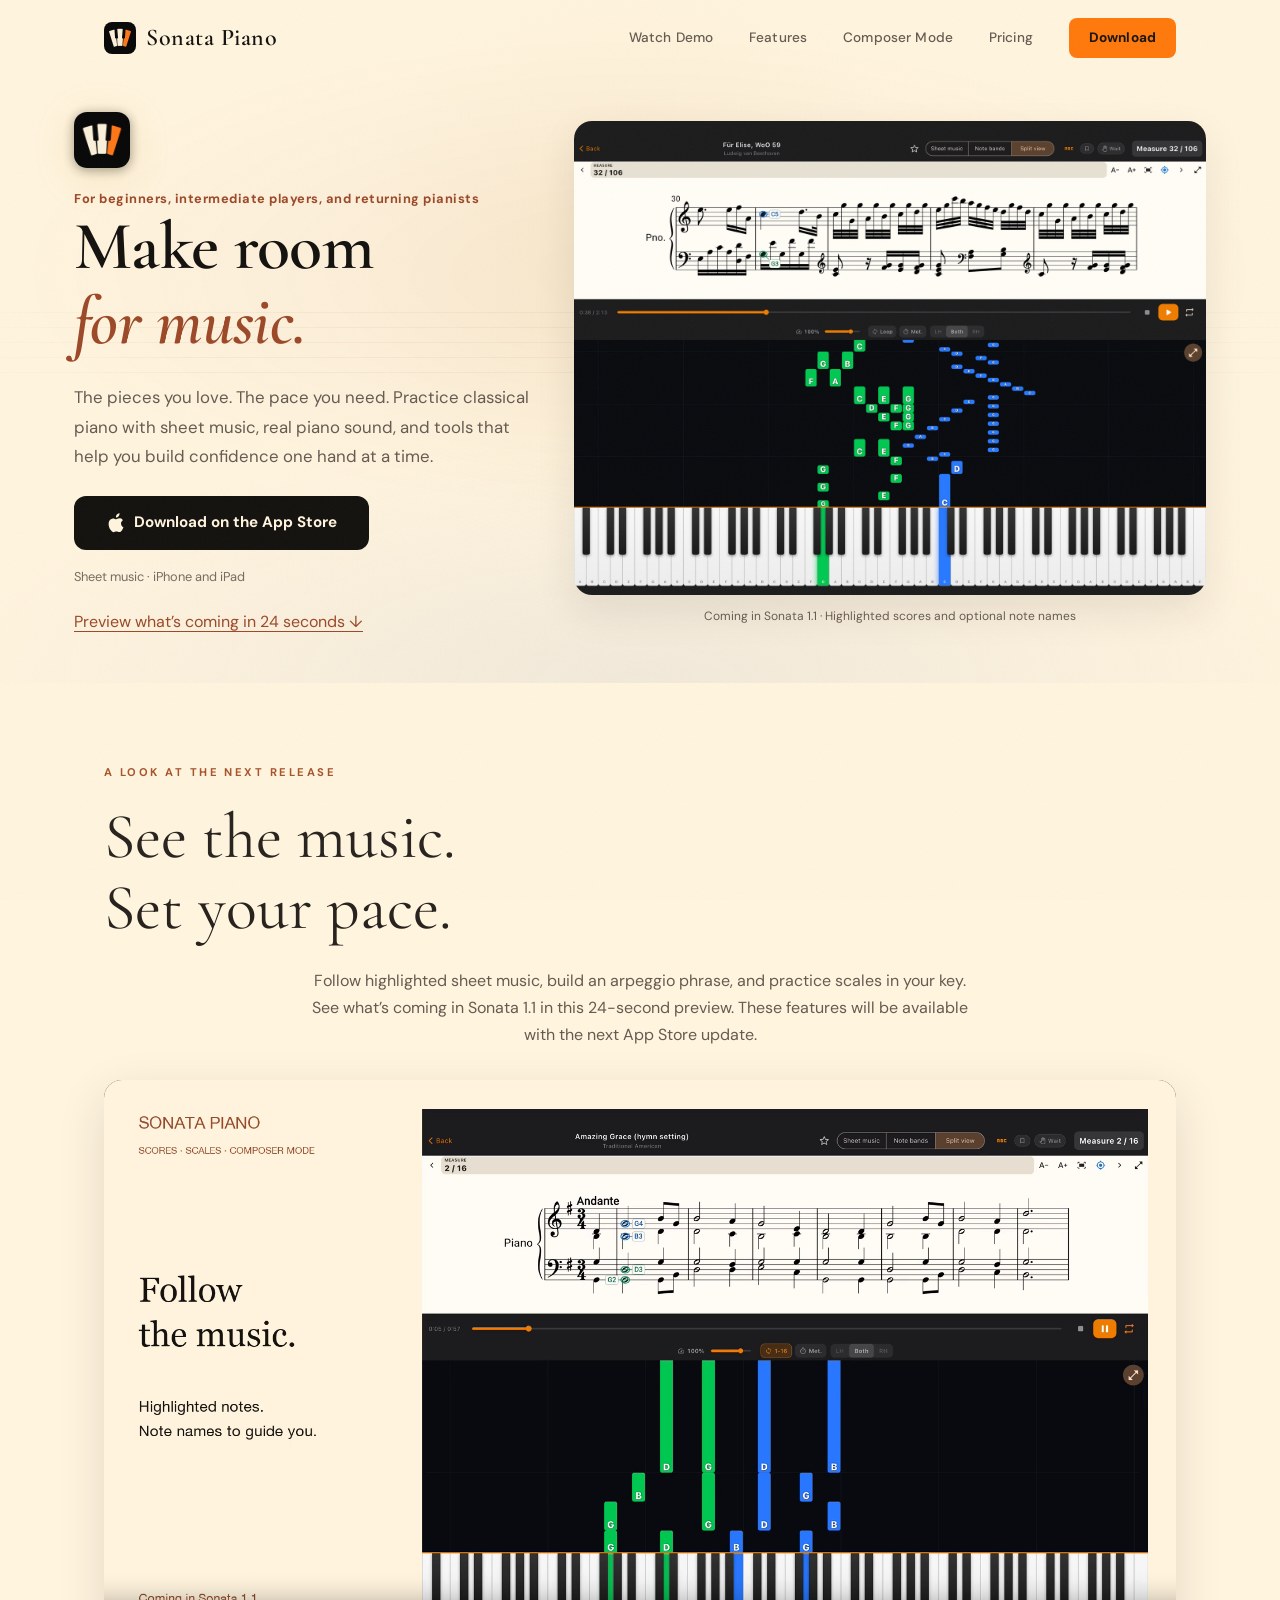
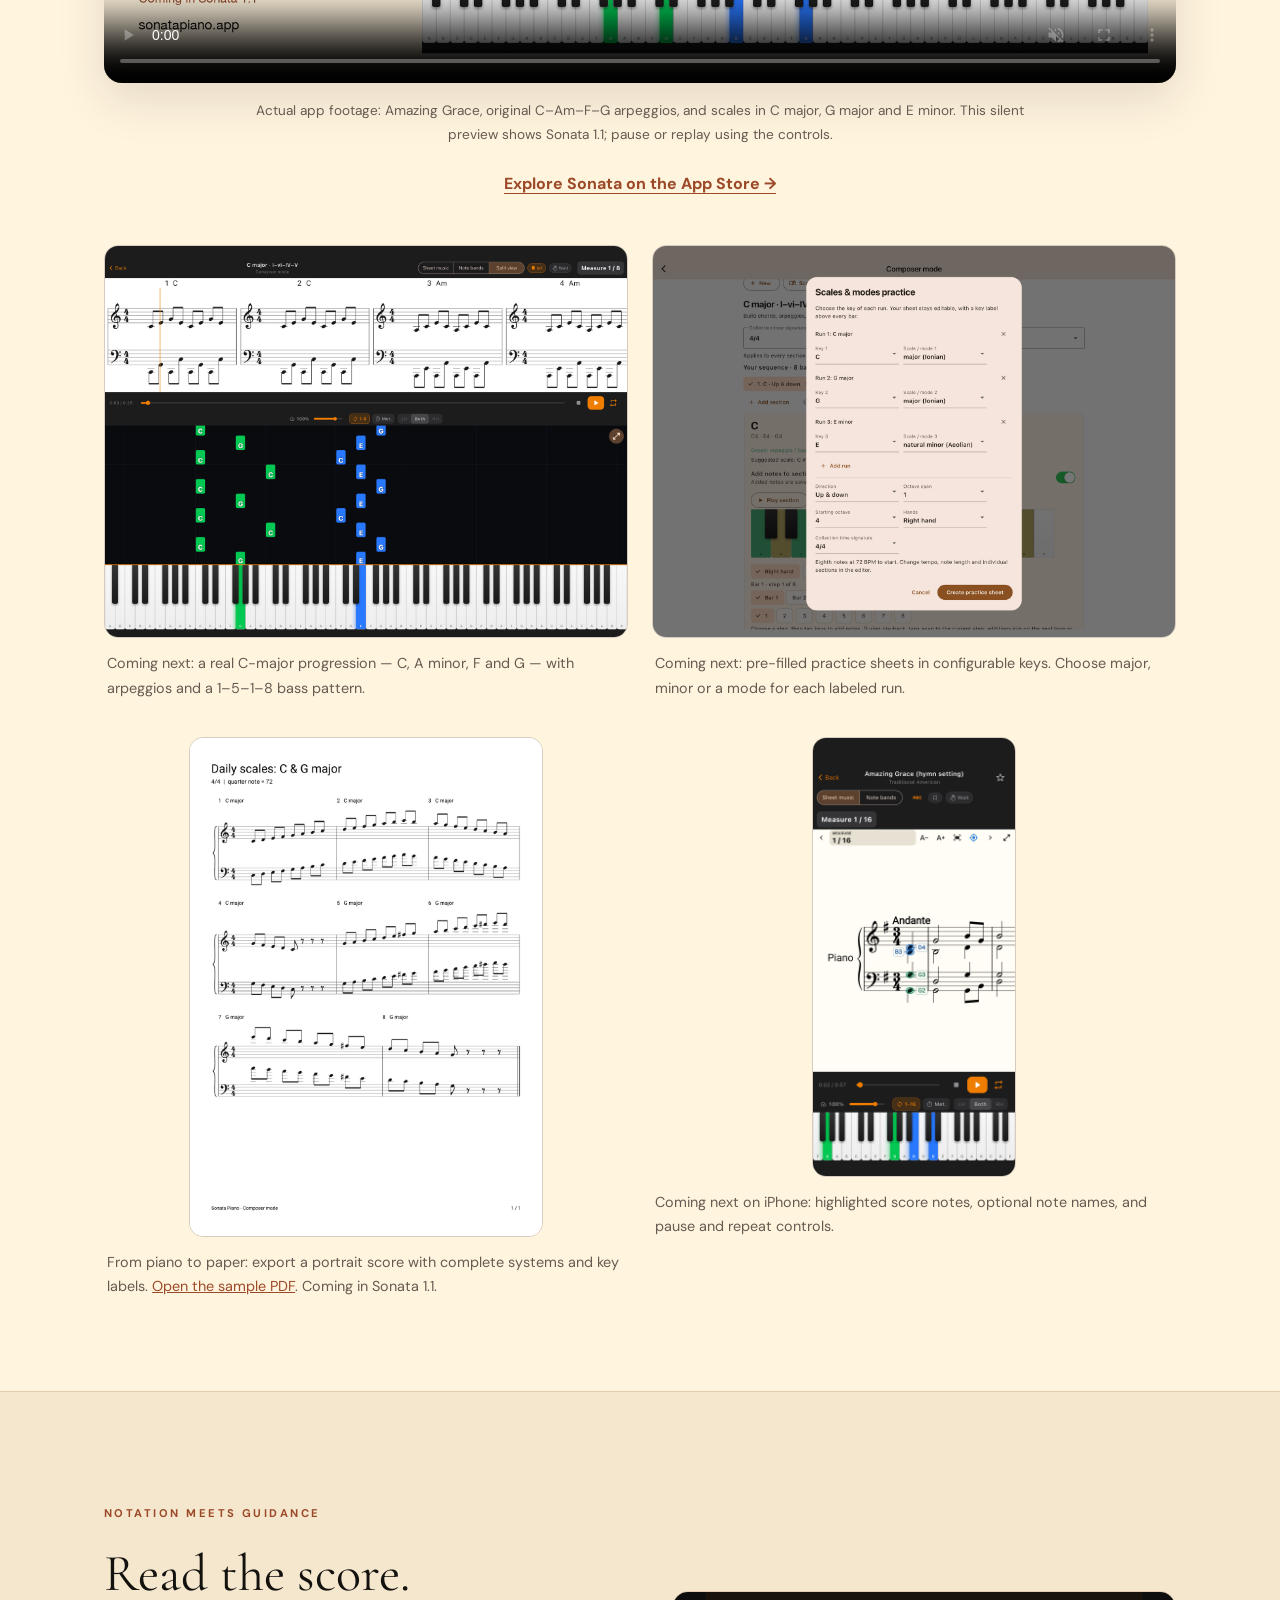
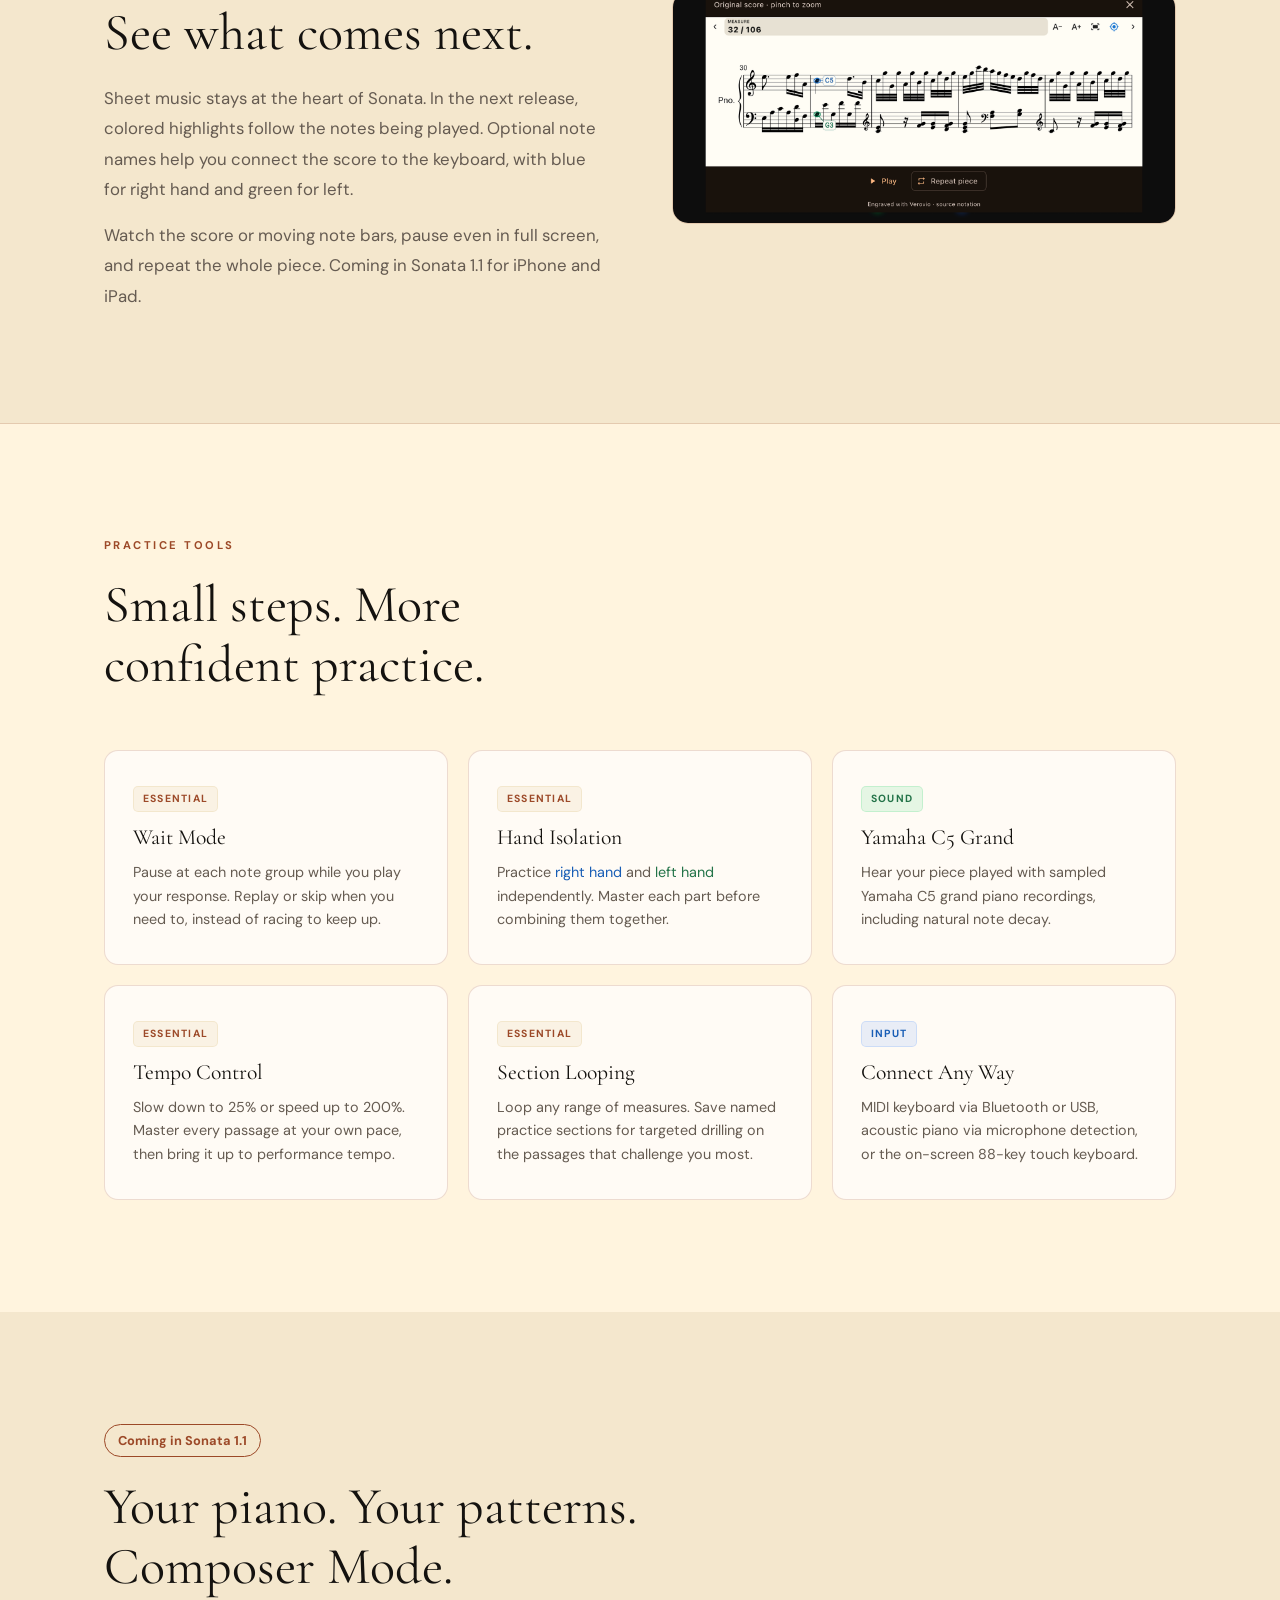
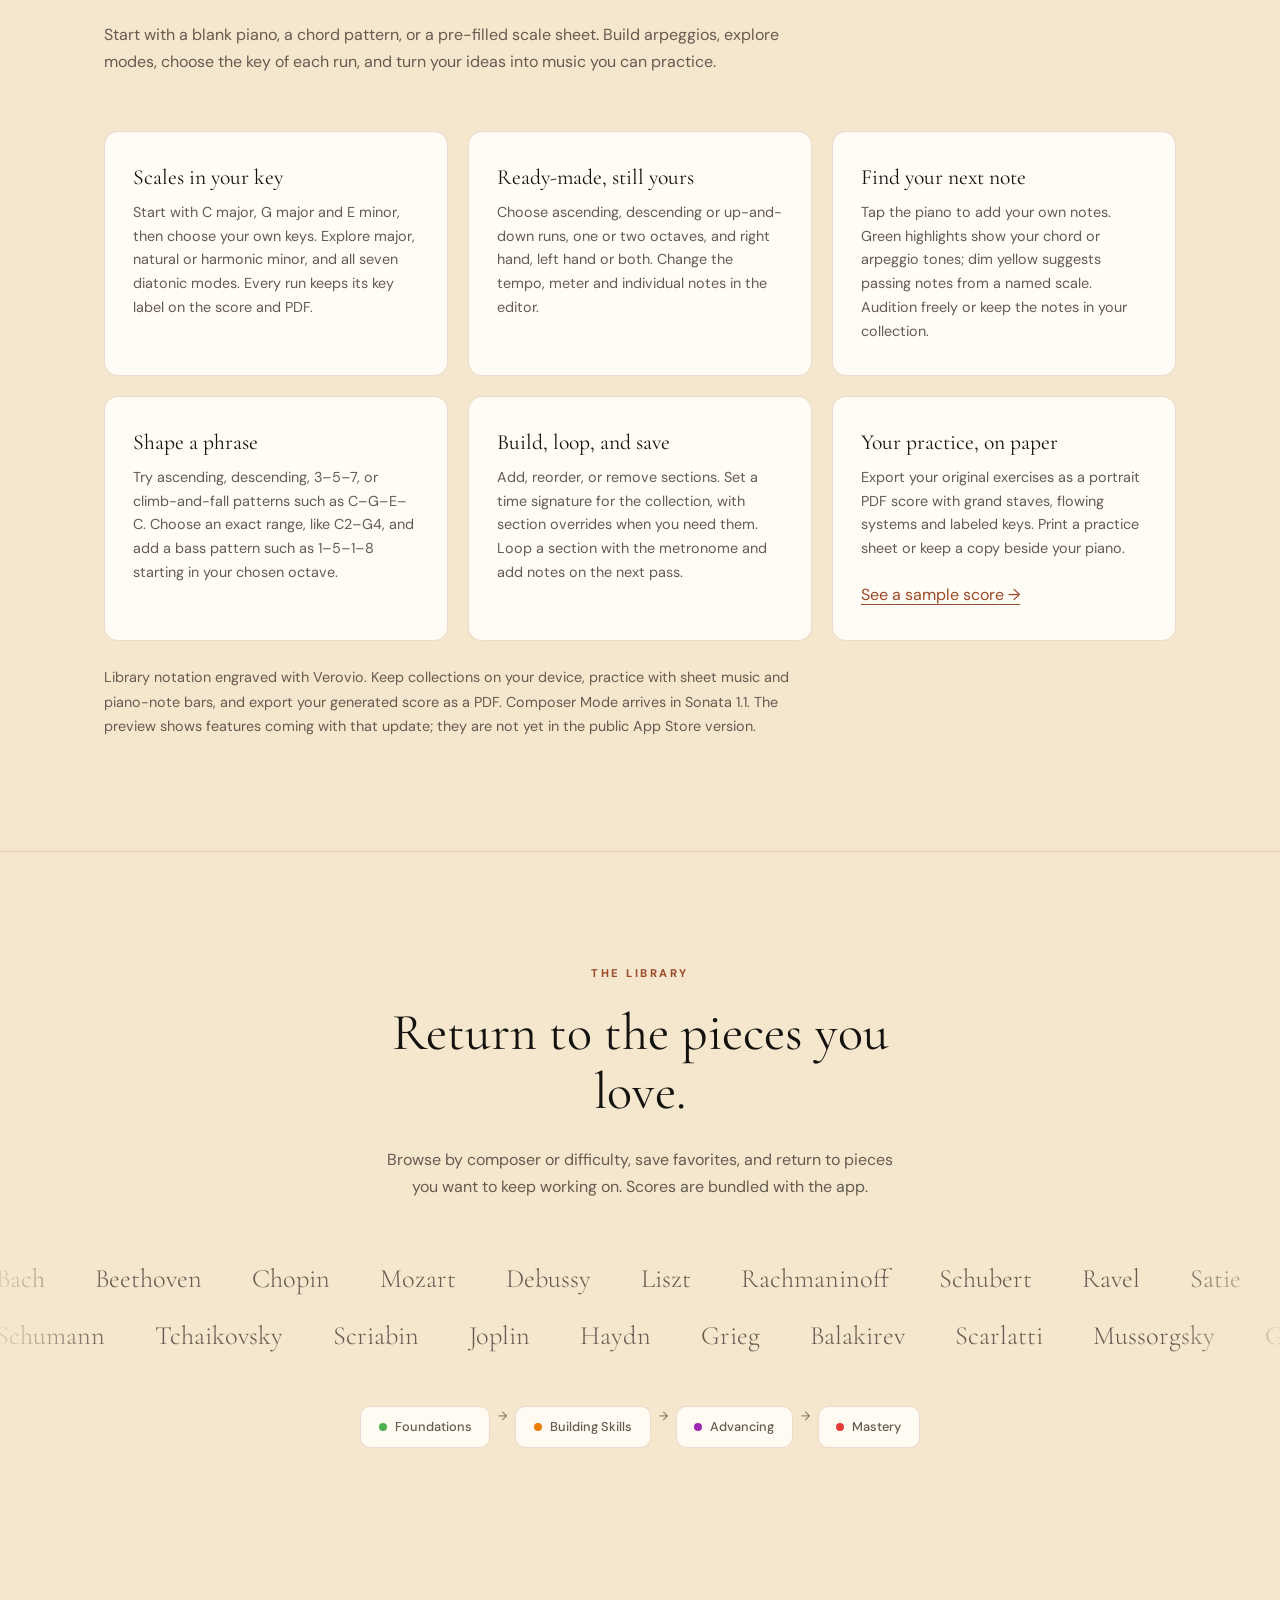
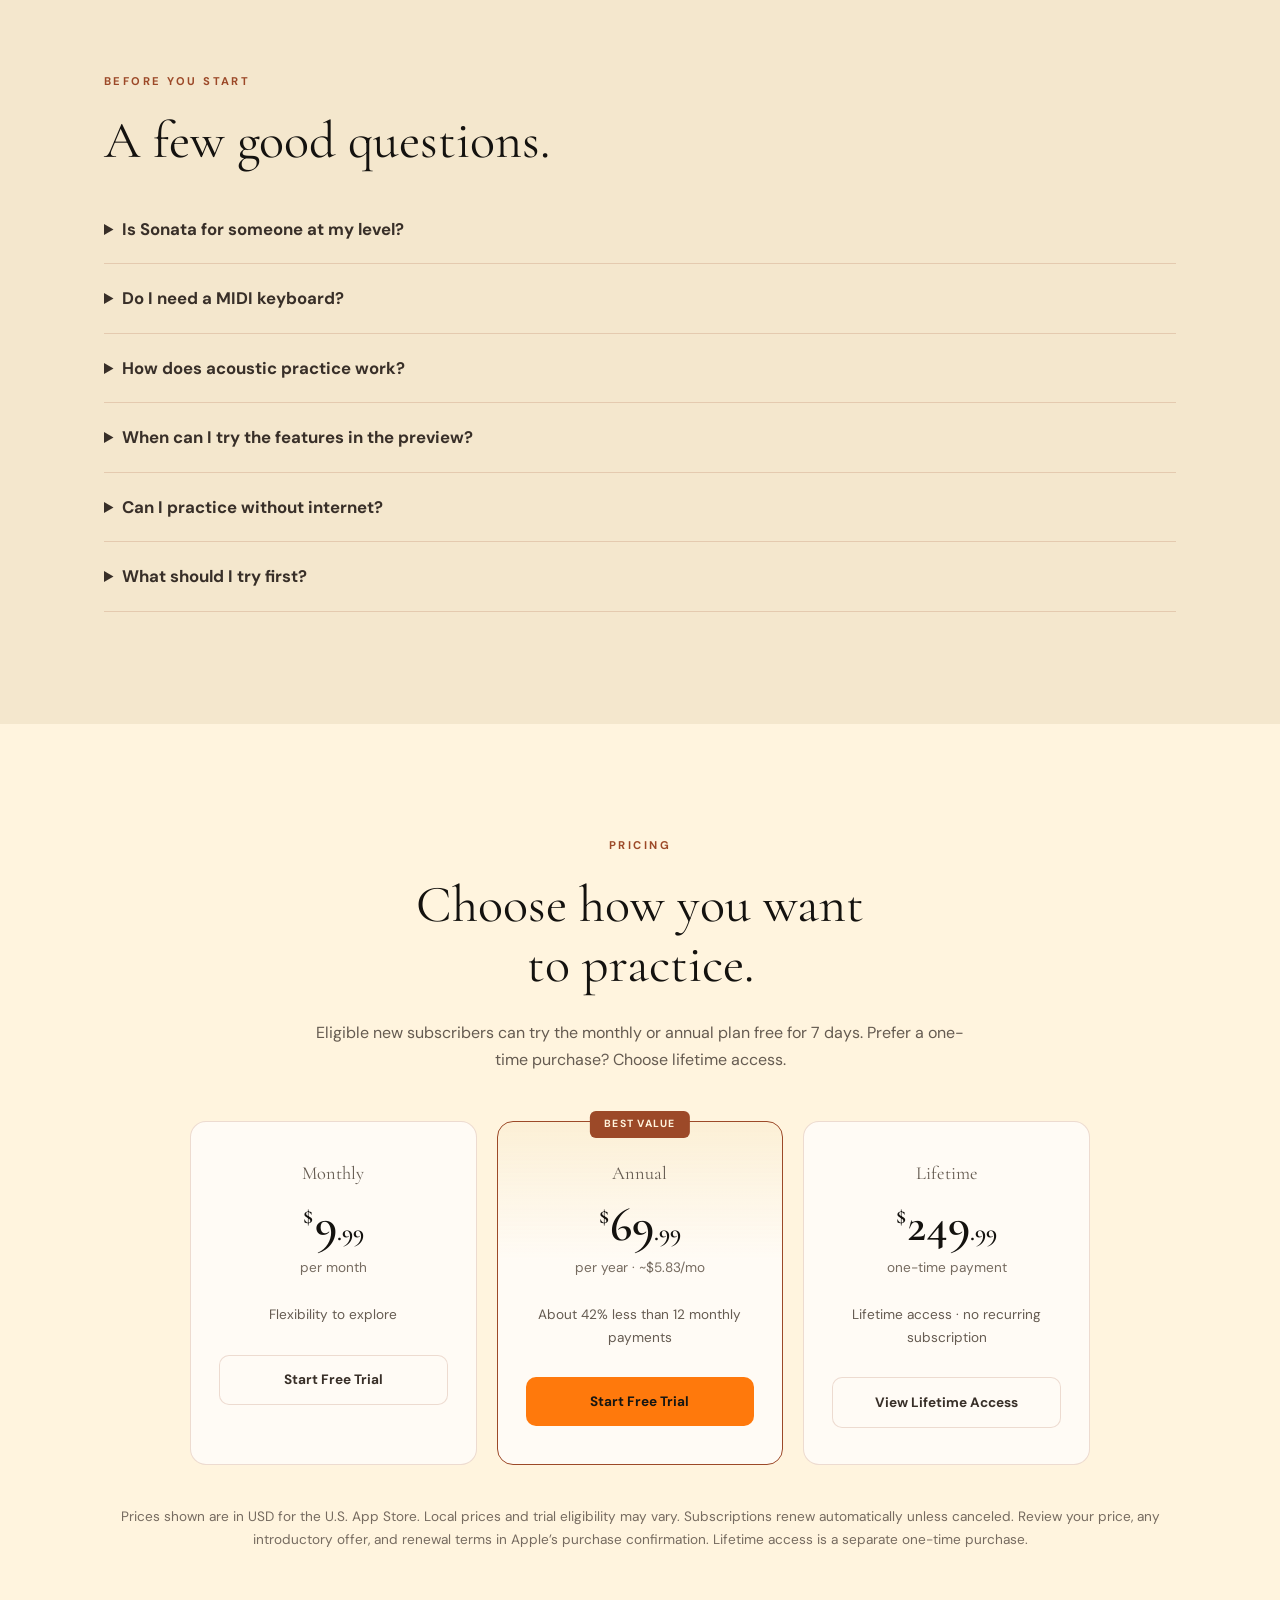
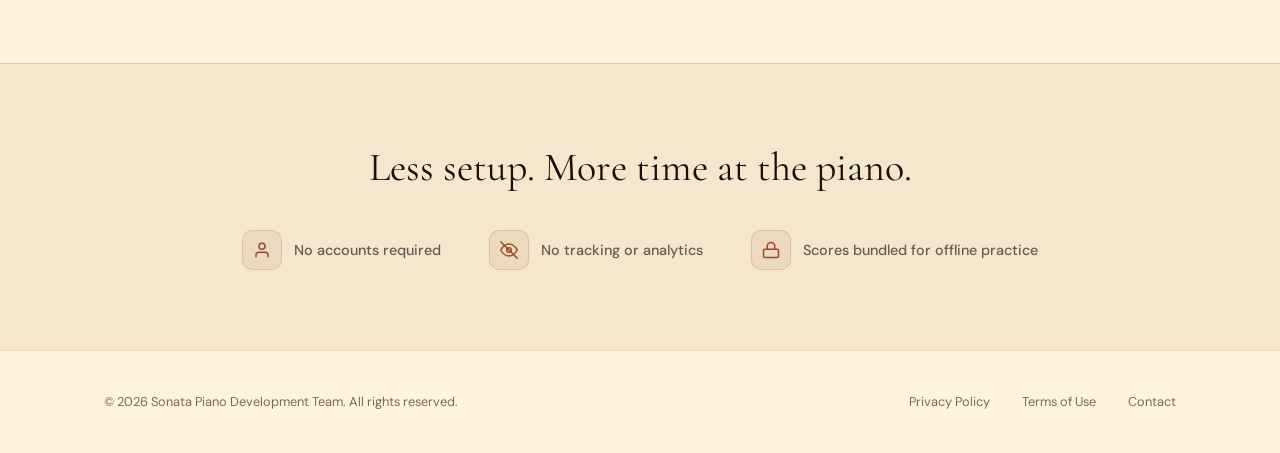
<file: index.html>
<!DOCTYPE html>
<html lang="en">
<head>
    <meta charset="UTF-8">
    <meta name="viewport" content="width=device-width, initial-scale=1.0">
    <title>Sonata Piano — Practice Classical Piano at Your Pace</title>
    <meta name="description" content="Practice piano at your pace with Sonata Piano. Preview upcoming Composer Mode: scales, modes, arpeggios, key-labeled practice sheets and highlighted notes.">
    <meta property="og:title" content="Sonata Piano — Make Room for Music">
    <meta property="og:description" content="See the music. Build your practice. Preview scales, modes, arpeggios and highlighted sheet music in the next Sonata Piano release.">
    <meta property="og:image" content="https://sonatapiano.app/assets/composer-preview/share.jpg">
    <meta property="og:image:alt" content="Coming in Sonata 1.1: highlighted scores, scales and Composer Mode">
    <meta property="og:url" content="https://sonatapiano.app">
    <meta property="og:type" content="website">
    <meta property="og:image:width" content="1200">
    <meta property="og:image:height" content="630">
    <meta name="twitter:card" content="summary_large_image">
    <meta name="twitter:image" content="https://sonatapiano.app/assets/composer-preview/share.jpg">
    <link rel="canonical" href="https://sonatapiano.app/">
    <meta name="apple-itunes-app" content="app-id=6759943429">
    <link rel="icon" type="image/png" sizes="40x40" href="assets/favicon-40.png?v=first-light">
    <link rel="apple-touch-icon" sizes="180x180" href="assets/favicon-180.png?v=first-light">
    <link rel="preconnect" href="https://fonts.googleapis.com">
    <link rel="preconnect" href="https://fonts.gstatic.com" crossorigin>
    <link href="https://fonts.googleapis.com/css2?family=Cormorant+Garamond:ital,wght@0,300;0,400;0,600;1,300;1,400&family=DM+Sans:ital,wght@0,400;0,500;0,700;1,400&display=swap" rel="stylesheet">
    <style>
        /* ========================================
           CSS VARIABLES
           ======================================== */
        :root {
            --bg-deepest: #FFF4DE;
            --bg-dark: #F4E7CD;
            --bg-surface: #FFFAF2;
            --bg-card: #FFFBF5;
            --bg-card-hover: #EFE4D6;
            --gold: #9C4928;
            --gold-dim: rgba(156, 73, 40, 0.35);
            --gold-faint: rgba(156, 73, 40, 0.08);
            --amber: #FF790C;
            --amber-glow: rgba(239, 125, 0, 0.25);
            --blue: #185DB5;
            --green: #237348;
            --text-bright: #14120F;
            --text-primary: #382F28;
            --text-secondary: #655B51;
            --text-muted: #766B60;
            --border: rgba(156, 73, 40, 0.18);
            --font-display: 'Cormorant Garamond', 'Georgia', serif;
            --font-body: 'DM Sans', 'Helvetica Neue', sans-serif;
        }

        /* ========================================
           RESET & BASE
           ======================================== */
        *, *::before, *::after { margin: 0; padding: 0; box-sizing: border-box; }
        html { scroll-behavior: smooth; -webkit-text-size-adjust: 100%; }
        body {
            font-family: var(--font-body);
            font-size: 16px;
            line-height: 1.7;
            color: var(--text-primary);
            background: var(--bg-deepest);
            overflow-x: hidden;
            -webkit-font-smoothing: antialiased;
            -moz-osx-font-smoothing: grayscale;
        }

        /* Grain texture overlay */
        body::after {
            content: '';
            position: fixed;
            inset: 0;
            opacity: 0.028;
            background-image: url("data:image/svg+xml,%3Csvg viewBox='0 0 256 256' xmlns='http://www.w3.org/2000/svg'%3E%3Cfilter id='n'%3E%3CfeTurbulence type='fractalNoise' baseFrequency='0.75' numOctaves='4' stitchTiles='stitch'/%3E%3C/filter%3E%3Crect width='100%25' height='100%25' filter='url(%23n)'/%3E%3C/svg%3E");
            background-repeat: repeat;
            background-size: 180px;
            pointer-events: none;
            z-index: 9999;
        }

        img { display: block; max-width: 100%; height: auto; }
        a { color: inherit; text-decoration: none; }

        /* ========================================
           TYPOGRAPHY
           ======================================== */
        .section-label {
            font-family: var(--font-body);
            font-size: 0.7rem;
            font-weight: 700;
            letter-spacing: 0.22em;
            text-transform: uppercase;
            color: var(--gold);
            display: block;
            margin-bottom: 1.25rem;
        }
        h1, h2, h3 { font-family: var(--font-display); font-weight: 400; }
        h2 {
            font-size: clamp(2rem, 4.5vw, 3.25rem);
            line-height: 1.15;
            color: var(--text-bright);
            margin-bottom: 1.5rem;
        }

        /* ========================================
           LAYOUT
           ======================================== */
        .section-inner {
            max-width: 1120px;
            margin: 0 auto;
            padding: 0 1.5rem;
        }
        section {
            padding: 7rem 0;
            position: relative;
        }

        /* ========================================
           SCROLL REVEAL
           ======================================== */
        .reveal {
            opacity: 1;
            transform: none;
            transition: opacity 0.75s cubic-bezier(0.23, 1, 0.32, 1),
                        transform 0.75s cubic-bezier(0.23, 1, 0.32, 1);
        }
        .reveal.visible {
            opacity: 1;
            transform: translateY(0);
        }
        .reveal-d1 { transition-delay: 0.08s; }
        .reveal-d2 { transition-delay: 0.16s; }
        .reveal-d3 { transition-delay: 0.24s; }
        .reveal-d4 { transition-delay: 0.32s; }
        .reveal-d5 { transition-delay: 0.40s; }

        /* ========================================
           NAVIGATION
           ======================================== */
        .nav {
            position: fixed;
            top: 0;
            left: 0;
            right: 0;
            z-index: 500;
            padding: 1.1rem 0;
            transition: background 0.4s, box-shadow 0.4s;
        }
        .nav.scrolled {
            background: rgba(244, 239, 230, 0.96);
            backdrop-filter: blur(16px);
            -webkit-backdrop-filter: blur(16px);
            box-shadow: 0 1px 0 var(--border);
        }
        .nav-inner {
            max-width: 1120px;
            margin: 0 auto;
            padding: 0 1.5rem;
            display: flex;
            align-items: center;
            justify-content: space-between;
        }
        .nav-logo {
            display: inline-flex;
            align-items: center;
            gap: .65rem;
            font-family: var(--font-display);
            font-size: 1.5rem;
            font-weight: 600;
            color: var(--text-bright);
            letter-spacing: 0.02em;
        }
        .nav-links {
            display: flex;
            align-items: center;
            gap: 2.25rem;
        }
        .nav-links a {
            font-size: 0.85rem;
            font-weight: 500;
            color: var(--text-secondary);
            transition: color 0.25s;
            letter-spacing: 0.01em;
        }
        .nav-links a:hover { color: var(--text-bright); }
        .nav-cta {
            background: var(--amber);
            color: #171612 !important;
            font-weight: 700 !important;
            padding: 0.5rem 1.25rem;
            border-radius: 8px;
            transition: background 0.25s, transform 0.25s !important;
        }
        .nav-cta:hover {
            background: #FF8F1A;
            transform: translateY(-1px);
        }
        .nav-toggle {
            display: none;
            background: none;
            border: none;
            color: var(--text-primary);
            font-size: 1.4rem;
            cursor: pointer;
            padding: 0.25rem;
        }

        /* ========================================
           HERO
           ======================================== */
        .hero {
            min-height: 0;
            display: flex;
            align-items: center;
            justify-content: center;
            text-align: center;
            position: relative;
            overflow: hidden;
            padding: 7rem 0 3rem;
            background: radial-gradient(ellipse 70% 50% at 50% 40%, rgba(156, 73, 40, 0.06) 0%, transparent 70%),
                        radial-gradient(ellipse 90% 60% at 50% 100%, rgba(238, 230, 217, 0.8) 0%, transparent 60%),
                        var(--bg-deepest);
        }
        .hero-glow {
            position: absolute;
            width: 600px;
            height: 600px;
            border-radius: 50%;
            background: radial-gradient(circle, rgba(201, 168, 76, 0.1) 0%, rgba(201, 168, 76, 0.03) 40%, transparent 70%);
            top: 38%;
            left: 50%;
            transform: translate(-50%, -50%);
            animation: breathe 7s ease-in-out infinite;
            pointer-events: none;
        }
        @keyframes breathe {
            0%, 100% { opacity: 0.6; transform: translate(-50%, -50%) scale(1); }
            50% { opacity: 1; transform: translate(-50%, -50%) scale(1.08); }
        }

        /* Decorative staff lines */
        .hero-staff {
            position: absolute;
            left: -5%;
            right: -5%;
            top: 50%;
            transform: translateY(-50%);
            display: flex;
            flex-direction: column;
            gap: 14px;
            pointer-events: none;
        }
        .hero-staff .staff-line {
            height: 1px;
            background: linear-gradient(90deg, transparent 0%, var(--gold) 20%, var(--gold) 80%, transparent 100%);
            opacity: 0;
            animation: staff-appear 1.2s ease-out forwards;
        }
        .hero-staff .staff-line:nth-child(1) { animation-delay: 0.6s; }
        .hero-staff .staff-line:nth-child(2) { animation-delay: 0.45s; }
        .hero-staff .staff-line:nth-child(3) { animation-delay: 0.3s; }
        .hero-staff .staff-line:nth-child(4) { animation-delay: 0.45s; }
        .hero-staff .staff-line:nth-child(5) { animation-delay: 0.6s; }
        @keyframes staff-appear {
            from { transform: scaleX(0); opacity: 0; }
            to { transform: scaleX(1); opacity: 0.055; }
        }

        .hero-content {
            position: relative;
            z-index: 2;
            max-width: 700px;
            padding: 0 1.5rem;
        }
        .hero-icon {
            width: 110px;
            height: 110px;
            margin: 0 auto 2.5rem;
            border-radius: 24px;
            box-shadow: 0 8px 40px rgba(201, 168, 76, 0.2),
                        0 2px 12px rgba(0, 0, 0, 0.4);
            animation: icon-enter 0.9s cubic-bezier(0.23, 1, 0.32, 1) 0.1s both;
        }
        @keyframes icon-enter {
            from { opacity: 0; transform: translateY(20px) scale(0.92); }
            to { opacity: 1; transform: translateY(0) scale(1); }
        }
        .hero h1 {
            font-size: clamp(2.75rem, 6vw, 4.25rem);
            font-weight: 300;
            line-height: 1.1;
            color: var(--text-bright);
            margin-bottom: 1.5rem;
            letter-spacing: -0.01em;
            animation: text-enter 0.9s cubic-bezier(0.23, 1, 0.32, 1) 0.3s both;
        }
        .hero h1 em {
            font-style: italic;
            color: var(--gold);
        }
        @keyframes text-enter {
            from { opacity: 0; transform: translateY(16px); }
            to { opacity: 1; transform: translateY(0); }
        }
        .hero-tagline {
            font-size: 1.05rem;
            color: var(--text-secondary);
            line-height: 1.75;
            margin-bottom: 2.5rem;
            max-width: 540px;
            margin-left: auto;
            margin-right: auto;
            animation: text-enter 0.9s cubic-bezier(0.23, 1, 0.32, 1) 0.5s both;
        }
        .btn-download {
            display: inline-flex;
            align-items: center;
            gap: 0.6rem;
            background: var(--text-bright);
            color: var(--bg-deepest);
            font-weight: 700;
            font-size: 0.95rem;
            padding: 0.9rem 2rem;
            border-radius: 12px;
            transition: transform 0.25s, box-shadow 0.25s;
            animation: text-enter 0.9s cubic-bezier(0.23, 1, 0.32, 1) 0.65s both;
        }
        .btn-download:hover {
            transform: translateY(-2px);
            box-shadow: 0 6px 24px rgba(254, 252, 246, 0.15);
        }
        .btn-download svg { flex-shrink: 0; }
        .hero-trial {
            font-size: 0.8rem;
            color: var(--text-muted);
            margin-top: 1rem;
            animation: text-enter 0.9s cubic-bezier(0.23, 1, 0.32, 1) 0.8s both;
        }
        .hero-scroll {
            position: absolute;
            bottom: 2.5rem;
            left: 50%;
            transform: translateX(-50%);
            opacity: 0.3;
            animation: hint-bounce 2.5s ease-in-out infinite;
        }
        @keyframes hint-bounce {
            0%, 100% { transform: translateX(-50%) translateY(0); }
            50% { transform: translateX(-50%) translateY(7px); }
        }

        /* ========================================
           HOOK (DIFFERENTIATOR)
           ======================================== */
        .hook {
            background: var(--bg-dark);
            border-top: 1px solid var(--border);
            border-bottom: 1px solid var(--border);
        }
        .hook-grid {
            display: grid;
            grid-template-columns: 1fr 1fr;
            gap: 4rem;
            align-items: center;
        }
        .hook h2 { margin-bottom: 1.25rem; }
        .hook-text p {
            color: var(--text-secondary);
            font-size: 1.05rem;
            line-height: 1.8;
            margin-bottom: 1rem;
        }
        .hook-text p:last-child { margin-bottom: 0; }
        .hook-visual {
            position: relative;
            display: flex;
            flex-direction: column;
            gap: 1.5rem;
        }
        .notation-display {
            background: var(--bg-surface);
            border: 1px solid var(--border);
            border-radius: 16px;
            padding: 2rem 2.25rem;
            position: relative;
            overflow: hidden;
        }
        .notation-display .badge {
            position: absolute;
            top: 1rem;
            right: 1rem;
            font-size: 0.65rem;
            font-weight: 700;
            letter-spacing: 0.15em;
            text-transform: uppercase;
            padding: 0.3rem 0.7rem;
            border-radius: 6px;
        }
        .notation-sonata {
            border-color: rgba(201, 168, 76, 0.25);
        }
        .notation-sonata .badge {
            background: var(--gold-faint);
            color: var(--gold);
            border: 1px solid rgba(201, 168, 76, 0.2);
        }
        .notation-others .badge {
            background: rgba(255, 255, 255, 0.04);
            color: var(--text-muted);
            border: 1px solid rgba(255, 255, 255, 0.06);
        }
        .notation-svg { color: var(--text-primary); width: 100%; }
        .notation-sonata .notation-svg { color: var(--gold); opacity: 0.8; }

        /* Falling blocks representation */
        .falling-blocks {
            display: flex;
            gap: 6px;
            justify-content: center;
            align-items: flex-end;
            height: 80px;
            opacity: 0.35;
        }
        .falling-block {
            width: 22px;
            border-radius: 3px;
        }
        .fb-1 { height: 45px; background: #FF6B6B; }
        .fb-2 { height: 30px; background: #4ECDC4; }
        .fb-3 { height: 55px; background: #45B7D1; }
        .fb-4 { height: 20px; background: #96CEB4; }
        .fb-5 { height: 40px; background: #FFEAA7; }
        .fb-6 { height: 35px; background: #DDA0DD; }
        .fb-7 { height: 50px; background: #FF6B6B; }
        .fb-8 { height: 25px; background: #4ECDC4; }
        .falling-blocks-label {
            text-align: center;
            font-size: 0.8rem;
            color: var(--text-muted);
            margin-top: 0.75rem;
            font-style: italic;
        }

        /* ========================================
           FEATURES
           ======================================== */
        .features { background: var(--bg-deepest); }
        .features h2 { max-width: 500px; }
        .features-grid {
            display: grid;
            grid-template-columns: repeat(3, 1fr);
            gap: 1.25rem;
            margin-top: 3.5rem;
        }
        .feature-card {
            background: var(--bg-card);
            border: 1px solid var(--border);
            border-radius: 14px;
            padding: 2rem 1.75rem;
            transition: background 0.3s, border-color 0.3s, transform 0.3s;
            position: relative;
        }
        .feature-card::before {
            content: '';
            position: absolute;
            top: 0;
            left: 1.75rem;
            right: 1.75rem;
            height: 2px;
            background: linear-gradient(90deg, var(--gold), transparent);
            border-radius: 0 0 2px 2px;
            opacity: 0;
            transition: opacity 0.3s;
        }
        .feature-card:hover {
            background: var(--bg-card-hover);
            border-color: rgba(201, 168, 76, 0.2);
            transform: translateY(-3px);
        }
        .feature-card:hover::before { opacity: 1; }
        .feature-card h3 {
            font-size: 1.35rem;
            font-weight: 400;
            color: var(--text-bright);
            margin-bottom: 0.6rem;
            line-height: 1.25;
        }
        .feature-card p {
            font-size: 0.9rem;
            color: var(--text-secondary);
            line-height: 1.65;
        }
        .feature-tag {
            display: inline-block;
            font-size: 0.65rem;
            font-weight: 700;
            letter-spacing: 0.12em;
            text-transform: uppercase;
            padding: 0.2rem 0.55rem;
            border-radius: 5px;
            margin-bottom: 0.75rem;
        }
        .tag-essential {
            background: rgba(201, 168, 76, 0.1);
            color: var(--gold);
            border: 1px solid rgba(201, 168, 76, 0.15);
        }
        .tag-input {
            background: rgba(41, 121, 255, 0.1);
            color: var(--blue);
            border: 1px solid rgba(41, 121, 255, 0.15);
        }
        .tag-sound {
            background: rgba(0, 200, 83, 0.1);
            color: var(--green);
            border: 1px solid rgba(0, 200, 83, 0.15);
        }

        /* ========================================
           LIBRARY
           ======================================== */
        .library {
            background: var(--bg-dark);
            border-top: 1px solid var(--border);
            overflow: hidden;
        }
        .library .section-inner { text-align: center; }
        .library h2 { max-width: 600px; margin-left: auto; margin-right: auto; }

        /* Composer marquee */
        .marquee-wrapper {
            margin: 3.5rem -1.5rem 3rem;
            display: flex;
            flex-direction: column;
            gap: 0.75rem;
            mask-image: linear-gradient(90deg, transparent, black 10%, black 90%, transparent);
            -webkit-mask-image: linear-gradient(90deg, transparent, black 10%, black 90%, transparent);
        }
        .marquee-track {
            display: flex;
            overflow: hidden;
        }
        .marquee-content {
            display: flex;
            align-items: center;
            gap: 0;
            flex-shrink: 0;
            white-space: nowrap;
        }
        .marquee-content span {
            font-family: var(--font-display);
            font-size: 1.65rem;
            font-weight: 300;
            color: var(--text-secondary);
            padding: 0 1.25rem;
        }
        .marquee-content .dot {
            font-size: 0.5rem;
            color: var(--gold-dim);
            padding: 0 0.25rem;
        }
        .marquee-left .marquee-content { animation: scroll-left 50s linear infinite; }
        .marquee-right .marquee-content { animation: scroll-right 55s linear infinite; }
        @keyframes scroll-left {
            from { transform: translateX(0); }
            to { transform: translateX(-50%); }
        }
        @keyframes scroll-right {
            from { transform: translateX(-50%); }
            to { transform: translateX(0); }
        }

        /* Difficulty tiers */
        .difficulty-track {
            display: flex;
            justify-content: center;
            gap: 0.5rem;
            flex-wrap: wrap;
        }
        .diff-tier {
            display: flex;
            align-items: center;
            gap: 0.5rem;
            padding: 0.55rem 1.1rem;
            background: var(--bg-surface);
            border: 1px solid var(--border);
            border-radius: 10px;
            font-size: 0.8rem;
            font-weight: 500;
            color: var(--text-secondary);
        }
        .diff-dot {
            width: 8px;
            height: 8px;
            border-radius: 50%;
        }
        .diff-beginner { background: #4CAF50; }
        .diff-intermediate { background: #EF7D00; }
        .diff-advanced { background: #9C27B0; }
        .diff-expert { background: #E53935; }
        .diff-arrow {
            color: var(--text-muted);
            font-size: 0.75rem;
        }

        /* ========================================
           PRICING
           ======================================== */
        .pricing { background: var(--bg-deepest); }
        .pricing .section-inner { text-align: center; }
        .pricing h2 { max-width: 500px; margin-left: auto; margin-right: auto; }
        .pricing-grid {
            display: grid;
            grid-template-columns: repeat(3, 1fr);
            gap: 1.25rem;
            margin-top: 3rem;
            max-width: 900px;
            margin-left: auto;
            margin-right: auto;
        }
        .pricing-card {
            background: var(--bg-card);
            border: 1px solid var(--border);
            border-radius: 16px;
            padding: 2.25rem 1.75rem;
            text-align: center;
            transition: transform 0.3s, border-color 0.3s;
            position: relative;
        }
        .pricing-card:hover {
            transform: translateY(-3px);
        }
        .pricing-card.featured {
            border-color: var(--gold);
            background: linear-gradient(180deg, rgba(201, 168, 76, 0.06) 0%, var(--bg-card) 40%);
        }
        .pricing-badge {
            position: absolute;
            top: -0.7rem;
            left: 50%;
            transform: translateX(-50%);
            background: var(--gold);
            color: var(--bg-deepest);
            font-size: 0.65rem;
            font-weight: 700;
            letter-spacing: 0.12em;
            text-transform: uppercase;
            padding: 0.3rem 0.9rem;
            border-radius: 6px;
            white-space: nowrap;
        }
        .pricing-plan {
            font-family: var(--font-display);
            font-size: 1.15rem;
            color: var(--text-secondary);
            margin-bottom: 0.75rem;
        }
        .pricing-amount {
            font-family: var(--font-display);
            font-size: 3rem;
            font-weight: 600;
            color: var(--text-bright);
            line-height: 1;
        }
        .pricing-amount .currency {
            font-size: 1.5rem;
            vertical-align: super;
            margin-right: 0.1rem;
        }
        .pricing-period {
            font-size: 0.85rem;
            color: var(--text-muted);
            margin-top: 0.4rem;
            margin-bottom: 1.5rem;
        }
        .pricing-detail {
            font-size: 0.85rem;
            color: var(--text-secondary);
            margin-bottom: 1.75rem;
            min-height: 1.5rem;
        }
        .pricing-btn {
            display: block;
            width: 100%;
            padding: 0.8rem;
            border-radius: 10px;
            font-family: var(--font-body);
            font-size: 0.85rem;
            font-weight: 700;
            border: none;
            cursor: pointer;
            transition: transform 0.25s, box-shadow 0.25s;
            text-align: center;
        }
        .pricing-btn:hover {
            transform: translateY(-1px);
        }
        .pricing-btn-primary {
            background: var(--amber);
            color: #171612;
        }
        .pricing-btn-primary:hover {
            box-shadow: 0 4px 18px var(--amber-glow);
        }
        .pricing-btn-secondary {
            background: rgba(255, 255, 255, 0.06);
            color: var(--text-primary);
            border: 1px solid var(--border);
        }
        .pricing-btn-secondary:hover {
            background: rgba(255, 255, 255, 0.1);
        }
        .pricing-note {
            margin-top: 2.5rem;
            font-size: 0.85rem;
            color: var(--text-muted);
        }

        /* ========================================
           TRUST
           ======================================== */
        .trust {
            background: var(--bg-dark);
            border-top: 1px solid var(--border);
            padding: 5rem 0;
        }
        .trust .section-inner { text-align: center; }
        .trust h2 {
            font-size: clamp(1.75rem, 3.5vw, 2.5rem);
            margin-bottom: 2.5rem;
        }
        .trust-grid {
            display: flex;
            justify-content: center;
            gap: 3rem;
            flex-wrap: wrap;
        }
        .trust-item {
            display: flex;
            align-items: center;
            gap: 0.75rem;
        }
        .trust-icon {
            width: 40px;
            height: 40px;
            border-radius: 10px;
            background: var(--gold-faint);
            border: 1px solid var(--border);
            display: flex;
            align-items: center;
            justify-content: center;
            flex-shrink: 0;
            color: var(--gold);
        }
        .trust-label {
            font-size: 0.9rem;
            font-weight: 500;
            color: var(--text-secondary);
        }

        /* ========================================
           FOOTER
           ======================================== */
        .footer {
            padding: 2.5rem 0;
            border-top: 1px solid var(--border);
            background: var(--bg-deepest);
        }
        .footer-inner {
            max-width: 1120px;
            margin: 0 auto;
            padding: 0 1.5rem;
            display: flex;
            align-items: center;
            justify-content: space-between;
        }
        .footer-copy {
            font-size: 0.8rem;
            color: var(--text-muted);
        }
        .footer-links {
            display: flex;
            gap: 2rem;
        }
        .footer-links a {
            font-size: 0.8rem;
            color: var(--text-muted);
            transition: color 0.25s;
        }
        .footer-links a:hover { color: var(--text-secondary); }

        /* ========================================
           RESPONSIVE
           ======================================== */
        @media (max-width: 900px) {
            .features-grid { grid-template-columns: repeat(2, 1fr); }
            .pricing-grid { grid-template-columns: repeat(3, 1fr); gap: 1rem; }
            .hook-grid { gap: 2.5rem; }
        }
        @media (max-width: 768px) {
            section { padding: 5rem 0; }
            .nav-links { display: none; }
            .nav-links.open {
                display: flex;
                flex-direction: column;
                position: absolute;
                top: 100%;
                left: 0;
                right: 0;
                background: rgba(244, 239, 230, 0.98);
                backdrop-filter: blur(16px);
                -webkit-backdrop-filter: blur(16px);
                padding: 1.25rem 1.5rem;
                gap: 1rem;
                border-bottom: 1px solid var(--border);
            }
            .nav-links.open a { font-size: 1rem; }
            .nav-toggle { display: block; }

            .hook-grid {
                grid-template-columns: 1fr;
                gap: 2.5rem;
            }
            .hook-visual { order: -1; }

            .features-grid { grid-template-columns: 1fr; }

            .pricing-grid {
                grid-template-columns: 1fr;
                max-width: 380px;
            }
            .pricing-card.featured { order: -1; }

            .trust-grid { flex-direction: column; align-items: center; gap: 1.5rem; }

            .footer-inner { flex-direction: column; gap: 1rem; text-align: center; }
            .footer-links { gap: 1.25rem; }

            .hero { padding: 7rem 0 5rem; }
            .hero-icon { width: 90px; height: 90px; margin-bottom: 2rem; }
            .hero-scroll { display: none; }

            .marquee-content span { font-size: 1.25rem; }
        }
        @media (max-width: 480px) {
            .hero h1 { font-size: 2.25rem; }
            .hero-tagline { font-size: 0.95rem; }
            .btn-download { font-size: 0.9rem; padding: 0.8rem 1.5rem; }
            .feature-card { padding: 1.5rem 1.25rem; }
        }
        .product-preview {
            padding: 5rem 1.5rem;
            background: var(--bg-deepest);
            color: #28231f;
        }
        .product-preview .section-label { color: #a7542b; }
        .product-preview h2 { color: #28231f; font-size: clamp(2.3rem, 5vw, 4rem); line-height: 1.1; }
        .preview-intro { max-width: 660px; margin: 1.25rem auto 2rem; color: #655b51; text-align: center; }
        .preview-player { display: block; width: 100%; aspect-ratio: 16 / 9; border-radius: 18px; background: #242321; box-shadow: 0 16px 48px #28231f20; }
        .preview-caption { max-width: 820px; margin: 1rem auto 0; color: #655b51; font-size: .85rem; text-align: center; }
        .practice-gallery { display: grid; grid-template-columns: repeat(2, minmax(0, 1fr)); gap: 1.5rem; margin-top: 3rem; }
        .practice-gallery figure { margin: 0; min-width: 0; }
        .practice-gallery img { display: block; width: 100%; height: auto; border-radius: 14px; border: 1px solid #d5cbbe; }
        .practice-gallery figcaption { padding: .8rem .2rem; font-size: .9rem; color: #655b51; }
        .practice-gallery .pdf-preview img { max-height: 500px; width: auto; max-width: 100%; margin: auto; }
        .practice-gallery figcaption a { color: var(--gold); text-decoration: underline; }
        .practice-gallery .phone-preview img { max-height: 440px; width: auto; max-width: 100%; margin: auto; }
        .practice-shot { display: block; width: 100%; height: auto; border-radius: 16px; border: 1px solid var(--border); }
        .preview-link { display: inline-block; margin-top: 1.25rem; color: var(--gold); text-decoration: underline; text-underline-offset: 4px; }
        :focus-visible { outline: 3px solid var(--gold); outline-offset: 5px; }
        section[id] { scroll-margin-top: 80px; }
        .hero-layout { width: min(1180px, 100%); display: grid; grid-template-columns: .85fr 1.15fr; align-items: center; gap: 2rem; padding: 0 1.5rem; z-index: 2; }
        .hero-content { text-align: left; padding: 0; }
        .hero-icon { width: 56px; height: 56px; margin: 0 0 1.25rem; border-radius: 13px; }
        .hero h1 { font-weight: 600; }
        .hero-tagline { margin: 1.25rem 0 1.5rem; }
        .hero-audience { color: var(--gold); font-size: .8rem; font-weight: 700; letter-spacing: .04em; }
        .hero-product { margin: 0; min-width: 0; }
        .hero-product img { width: 100%; height: auto; aspect-ratio: 4 / 3; object-fit: contain; border-radius: 18px; box-shadow: 0 16px 40px #28231f18; }
        .hero-product figcaption { font-size: .75rem; color: var(--text-secondary); margin-top: .65rem; }
        .hero-scroll { display: none; }
        .preview-player + .preview-caption { line-height: 1.7; }
        .preview-action { text-align: center; margin: 1.5rem auto 0; }
        .preview-action a { color: var(--gold); font-weight: 700; text-decoration: underline; text-underline-offset: 4px; }
        .faq { background: var(--bg-dark); }
        .faq details { border-bottom: 1px solid var(--border); padding: 1.25rem 0; }
        .faq summary { cursor: pointer; font-size: 1.05rem; font-weight: 700; }
        .faq details p { max-width: 760px; margin-top: .75rem; color: var(--text-secondary); }
        .faq a { text-decoration: underline; text-underline-offset: 3px; }
        @media (max-width: 900px) {
            .hero-layout { grid-template-columns: 1fr; max-width: 680px; }
            .hero-content { text-align: center; }
            .hero-icon { margin-left: auto; margin-right: auto; }
            .hero-tagline { margin-left: auto; margin-right: auto; }
            .hero { padding: 6.5rem 0 2rem; }
            .hero h1 { font-size: clamp(2.8rem, 9vw, 4rem); }
        }
        @media (prefers-reduced-motion: reduce) {
            html { scroll-behavior: auto; }
            *, *::before, *::after { animation: none !important; transition: none !important; }
            .reveal { opacity: 1; transform: none; }
        }
        @media (max-width: 700px) {
            .product-preview { padding: 3.5rem 1rem; }
            .practice-gallery { grid-template-columns: 1fr; }
        }
        .nav-logo img { width: 32px; height: 32px; border-radius: 8px; }
        .composer-preview { background: var(--bg-dark); }
        .composer-intro { max-width: 720px; margin-bottom: 2rem; color: var(--text-secondary); }
        .composer-status { display: inline-block; padding: .3rem .8rem; border: 1px solid var(--gold); border-radius: 999px; color: var(--gold); font-size: .8rem; font-weight: 700; margin-bottom: 1.25rem; }
        .composer-preview .feature-card { background: var(--bg-card); }
        .composer-footnote { margin-top: 1.5rem; max-width: 720px; color: var(--text-secondary); font-size: .9rem; }
    </style>
</head>
<body>

    <!-- ======== NAVIGATION ======== -->
    <nav class="nav" id="nav">
        <div class="nav-inner">
            <a href="/" class="nav-logo"><img src="assets/app-icon.png?v=first-light" alt="" width="32" height="32">Sonata Piano</a>
            <div class="nav-links" id="navLinks">
                <a href="#preview">Watch Demo</a>
                <a href="#features">Features</a>
                <a href="#composer">Composer Mode</a>
                <a href="#pricing">Pricing</a>
                <a href="https://apps.apple.com/app/apple-store/id6759943429?pt=128598240&amp;ct=site_nav&amp;mt=8" class="nav-cta">Download</a>
            </div>
            <button class="nav-toggle" id="navToggle" aria-label="Toggle menu" aria-expanded="false" aria-controls="navLinks">
                <svg width="22" height="22" viewBox="0 0 24 24" fill="none" stroke="currentColor" stroke-width="2" stroke-linecap="round"><line x1="3" y1="6" x2="21" y2="6"/><line x1="3" y1="12" x2="21" y2="12"/><line x1="3" y1="18" x2="21" y2="18"/></svg>
            </button>
        </div>
    </nav>

    <!-- ======== HERO ======== -->
    <section class="hero" id="hero">
        <div class="hero-glow" aria-hidden="true"></div>
        <div class="hero-staff" aria-hidden="true">
            <div class="staff-line"></div>
            <div class="staff-line"></div>
            <div class="staff-line"></div>
            <div class="staff-line"></div>
            <div class="staff-line"></div>
        </div>
        <div class="hero-layout">
        <div class="hero-content">
            <img src="assets/app-icon.png?v=first-light" alt="Sonata Piano" class="hero-icon" width="110" height="110">
            <p class="hero-audience">For beginners, intermediate players, and returning pianists</p>
            <h1>Make room<br><em>for music.</em></h1>
            <p class="hero-tagline">The pieces you love. The pace you need. Practice classical piano with sheet music, real piano sound, and tools that help you build confidence one hand at a time.</p>
            <a href="https://apps.apple.com/app/apple-store/id6759943429?pt=128598240&amp;ct=site_hero&amp;mt=8" class="btn-download">
                <svg width="18" height="22" viewBox="0 0 18 22" fill="currentColor" aria-hidden="true"><path d="M14.94 11.58c-.02-2.28 1.86-3.37 1.95-3.43-1.06-1.55-2.71-1.76-3.3-1.79-1.4-.14-2.74.83-3.45.83-.72 0-1.82-.81-2.99-.79-1.54.02-2.96.9-3.75 2.28-1.6 2.78-.41 6.9 1.15 9.16.76 1.1 1.67 2.34 2.87 2.29 1.15-.05 1.59-.74 2.98-.74 1.39 0 1.78.74 2.99.72 1.24-.02 2.03-1.12 2.78-2.23.88-1.28 1.24-2.51 1.26-2.58-.03-.01-2.42-.93-2.44-3.7zM12.63 4.15c.63-.77 1.06-1.83.94-2.9-.91.04-2.01.61-2.66 1.37-.58.67-1.09 1.75-.96 2.78 1.02.08 2.05-.52 2.68-1.25z"/></svg>
                Download on the App Store
            </a>
            <p class="hero-trial">Sheet music &middot; iPhone and iPad</p>
            <a class="preview-link" href="#preview">Preview what’s coming in 24 seconds &darr;</a>
        </div>
        <figure class="hero-product">
            <a href="#preview" aria-label="Watch the next-release Sonata preview">
                <img src="assets/composer-preview/classics-highlights.png" width="1600" height="1200" fetchpriority="high" alt="Für Elise in Sonata: complete score system with highlighted notes, note names, piano bars and keys">
            </a>
            <figcaption>Coming in Sonata 1.1 &middot; Highlighted scores and optional note names</figcaption>
        </figure>
        </div>
        <div class="hero-scroll" aria-hidden="true">
            <svg width="24" height="24" viewBox="0 0 24 24" fill="none" stroke="currentColor" stroke-width="1.5" stroke-linecap="round" stroke-linejoin="round"><path d="M7 10l5 5 5-5"/></svg>
        </div>
    </section>

    <!-- ======== HOOK: DIFFERENTIATOR ======== -->
    <section class="product-preview" id="preview" aria-labelledby="preview-title">
        <div class="section-inner">
            <span class="section-label">A look at the next release</span>
            <h2 id="preview-title">See the music.<br>Set your pace.</h2>
            <p class="preview-intro">Follow highlighted sheet music, build an arpeggio phrase, and practice scales in your key. See what’s coming in Sonata 1.1 in this 24-second preview. These features will be available with the next App Store update.</p>
            <video class="preview-player" controls playsinline muted preload="metadata"
                   poster="assets/composer-preview/video-poster.png"
                   aria-label="Next-release preview of Sonata highlights, arpeggios and scale practice" aria-describedby="preview-description">
                <source src="assets/composer-preview/sonata-composer-preview.mp4" type="video/mp4">
                <track kind="captions" src="assets/composer-preview/demo.vtt" srclang="en" label="English">
                <a href="assets/composer-preview/sonata-composer-preview.mp4">Download the Sonata demo</a>
            </video>
            <p class="preview-caption" id="preview-description">Actual app footage: Amazing Grace, original C–Am–F–G arpeggios, and scales in C major, G major and E minor. This silent preview shows Sonata 1.1; pause or replay using the controls.</p>
            <p class="preview-action"><a href="https://apps.apple.com/app/apple-store/id6759943429?pt=128598240&amp;ct=site_demo&amp;mt=8">Explore Sonata on the App Store &rarr;</a></p>
            <div class="practice-gallery">
                <figure>
                    <a href="assets/composer-preview/arpeggios.png"><img src="assets/composer-preview/arpeggios.png" width="1600" height="1200" loading="lazy" decoding="async" alt="Upcoming Composer Mode playing C, A minor, F and G arpeggios with a bass pattern"></a>
                    <figcaption>Coming next: a real C-major progression — C, A minor, F and G — with arpeggios and a 1–5–1–8 bass pattern.</figcaption>
                </figure>
                <figure>
                    <a href="assets/composer-preview/scales.png"><img src="assets/composer-preview/scales.png" width="1600" height="1200" loading="lazy" decoding="async" alt="Scale practice sheet settings with C major, G major and E minor runs, direction, octave span and time signature"></a>
                    <figcaption>Coming next: pre-filled practice sheets in configurable keys. Choose major, minor or a mode for each labeled run.</figcaption>
                </figure>
                <figure class="pdf-preview">
                    <a href="assets/composer-preview/daily-scales.pdf"><img src="assets/composer-preview/practice-sheet.png" width="1000" height="1414" loading="lazy" decoding="async" alt="Portrait PDF score exported from Composer Mode, with complete grand-staff systems and labeled C major and G major runs"></a>
                    <figcaption>From piano to paper: export a portrait score with complete systems and key labels. <a href="assets/composer-preview/daily-scales.pdf">Open the sample PDF</a>. Coming in Sonata 1.1.</figcaption>
                </figure>
                <figure class="phone-preview">
                    <a href="assets/composer-preview/phone-highlights.png"><img src="assets/composer-preview/phone-highlights.png" width="828" height="1800" loading="lazy" decoding="async" alt="Next-release iPhone sheet music with colored highlights and note names on Amazing Grace"></a>
                    <figcaption>Coming next on iPhone: highlighted score notes, optional note names, and pause and repeat controls.</figcaption>
                </figure>
            </div>
        </div>
    </section>

    <section class="hook" id="hook">
        <div class="section-inner">
            <div class="hook-grid">
                <div class="hook-text">
                    <span class="section-label reveal">Notation meets guidance</span>
                    <h2 class="reveal reveal-d1">Read the score.<br>See what comes next.</h2>
                    <p class="reveal reveal-d2">Sheet music stays at the heart of Sonata. In the next release, colored highlights follow the notes being played. Optional note names help you connect the score to the keyboard, with blue for right hand and green for left.</p>
                    <p class="reveal reveal-d3">Watch the score or moving note bars, pause even in full screen, and repeat the whole piece. Coming in Sonata 1.1 for iPhone and iPad.</p>
                </div>
                <div class="hook-visual reveal reveal-d2">
                    <a href="assets/composer-preview/fullscreen-highlights.png">
                        <img class="practice-shot" src="assets/composer-preview/fullscreen-highlights.png" width="1600" height="736" loading="lazy" decoding="async" alt="Full-screen Für Elise score with a complete difficult passage, highlighted notes, optional note names and visible playback controls">
                    </a>
                </div>
            </div>
        </div>
    </section>

    <!-- ======== FEATURES ======== -->
    <section class="features" id="features">
        <div class="section-inner">
            <span class="section-label reveal">Practice Tools</span>
            <h2 class="reveal reveal-d1">Small steps. More confident practice.</h2>
            <div class="features-grid">
                <div class="feature-card reveal reveal-d1">
                    <span class="feature-tag tag-essential">Essential</span>
                    <h3>Wait Mode</h3>
                    <p>Pause at each note group while you play your response. Replay or skip when you need to, instead of racing to keep up.</p>
                </div>
                <div class="feature-card reveal reveal-d2">
                    <span class="feature-tag tag-essential">Essential</span>
                    <h3>Hand Isolation</h3>
                    <p>Practice <span style="color:var(--blue)">right hand</span> and <span style="color:var(--green)">left hand</span> independently. Master each part before combining them together.</p>
                </div>
                <div class="feature-card reveal reveal-d3">
                    <span class="feature-tag tag-sound">Sound</span>
                    <h3>Yamaha C5 Grand</h3>
                    <p>Hear your piece played with sampled Yamaha C5 grand piano recordings, including natural note decay.</p>
                </div>
                <div class="feature-card reveal reveal-d1">
                    <span class="feature-tag tag-essential">Essential</span>
                    <h3>Tempo Control</h3>
                    <p>Slow down to 25% or speed up to 200%. Master every passage at your own pace, then bring it up to performance tempo.</p>
                </div>
                <div class="feature-card reveal reveal-d2">
                    <span class="feature-tag tag-essential">Essential</span>
                    <h3>Section Looping</h3>
                    <p>Loop any range of measures. Save named practice sections for targeted drilling on the passages that challenge you most.</p>
                </div>
                <div class="feature-card reveal reveal-d3">
                    <span class="feature-tag tag-input">Input</span>
                    <h3>Connect Any Way</h3>
                    <p>MIDI keyboard via Bluetooth or USB, acoustic piano via microphone detection, or the on-screen 88-key touch keyboard.</p>
                </div>
            </div>
        </div>
    </section>

    <!-- ======== UPCOMING COMPOSER MODE ======== -->
    <section class="composer-preview" id="composer" aria-labelledby="composer-title">
        <div class="section-inner">
            <span class="composer-status">Coming in Sonata 1.1</span>
            <h2 id="composer-title">Your piano. Your patterns.<br>Composer Mode.</h2>
            <p class="composer-intro">Start with a blank piano, a chord pattern, or a pre-filled scale sheet. Build arpeggios, explore modes, choose the key of each run, and turn your ideas into music you can practice.</p>
            <div class="features-grid">
                <article class="feature-card">
                    <h3>Scales in your key</h3>
                    <p>Start with C major, G major and E minor, then choose your own keys. Explore major, natural or harmonic minor, and all seven diatonic modes. Every run keeps its key label on the score and PDF.</p>
                </article>
                <article class="feature-card">
                    <h3>Ready-made, still yours</h3>
                    <p>Choose ascending, descending or up-and-down runs, one or two octaves, and right hand, left hand or both. Change the tempo, meter and individual notes in the editor.</p>
                </article>
                <article class="feature-card">
                    <h3>Find your next note</h3>
                    <p>Tap the piano to add your own notes. Green highlights show your chord or arpeggio tones; dim yellow suggests passing notes from a named scale. Audition freely or keep the notes in your collection.</p>
                </article>
                <article class="feature-card">
                    <h3>Shape a phrase</h3>
                    <p>Try ascending, descending, 3–5–7, or climb-and-fall patterns such as C–G–E–C. Choose an exact range, like C2–G4, and add a bass pattern such as 1–5–1–8 starting in your chosen octave.</p>
                </article>
                <article class="feature-card">
                    <h3>Build, loop, and save</h3>
                    <p>Add, reorder, or remove sections. Set a time signature for the collection, with section overrides when you need them. Loop a section with the metronome and add notes on the next pass.</p>
                </article>
                <article class="feature-card">
                    <h3>Your practice, on paper</h3>
                    <p>Export your original exercises as a portrait PDF score with grand staves, flowing systems and labeled keys. Print a practice sheet or keep a copy beside your piano.</p>
                    <a class="preview-link" href="assets/composer-preview/daily-scales.pdf">See a sample score &rarr;</a>
                </article>
            </div>
            <p class="composer-footnote">Library notation engraved with <a href="https://www.verovio.org/">Verovio</a>. Keep collections on your device, practice with sheet music and piano-note bars, and export your generated score as a PDF. Composer Mode arrives in Sonata 1.1. The preview shows features coming with that update; they are not yet in the public App Store version.</p>
        </div>
    </section>

    <!-- ======== LIBRARY ======== -->
    <section class="library" id="library">
        <div class="section-inner">
            <span class="section-label reveal">The Library</span>
            <h2 class="reveal reveal-d1">Return to the pieces you love.</h2>
            <p class="reveal reveal-d2" style="color:var(--text-secondary); max-width:520px; margin: 0 auto 0; font-size:1rem;">Browse by composer or difficulty, save favorites, and return to pieces you want to keep working on. Scores are bundled with the app.</p>
        </div>

        <div class="marquee-wrapper" aria-hidden="true">
            <div class="marquee-track marquee-left">
                <div class="marquee-content">
                    <span>Bach</span><span class="dot">&middot;</span>
                    <span>Beethoven</span><span class="dot">&middot;</span>
                    <span>Chopin</span><span class="dot">&middot;</span>
                    <span>Mozart</span><span class="dot">&middot;</span>
                    <span>Debussy</span><span class="dot">&middot;</span>
                    <span>Liszt</span><span class="dot">&middot;</span>
                    <span>Rachmaninoff</span><span class="dot">&middot;</span>
                    <span>Schubert</span><span class="dot">&middot;</span>
                    <span>Ravel</span><span class="dot">&middot;</span>
                    <span>Satie</span><span class="dot">&middot;</span>
                    <span>Brahms</span><span class="dot">&middot;</span>
                    <span>Prokofiev</span><span class="dot">&middot;</span>
                    <span>Mendelssohn</span><span class="dot">&middot;</span>
                </div>
                <div class="marquee-content">
                    <span>Bach</span><span class="dot">&middot;</span>
                    <span>Beethoven</span><span class="dot">&middot;</span>
                    <span>Chopin</span><span class="dot">&middot;</span>
                    <span>Mozart</span><span class="dot">&middot;</span>
                    <span>Debussy</span><span class="dot">&middot;</span>
                    <span>Liszt</span><span class="dot">&middot;</span>
                    <span>Rachmaninoff</span><span class="dot">&middot;</span>
                    <span>Schubert</span><span class="dot">&middot;</span>
                    <span>Ravel</span><span class="dot">&middot;</span>
                    <span>Satie</span><span class="dot">&middot;</span>
                    <span>Brahms</span><span class="dot">&middot;</span>
                    <span>Prokofiev</span><span class="dot">&middot;</span>
                    <span>Mendelssohn</span><span class="dot">&middot;</span>
                </div>
            </div>
            <div class="marquee-track marquee-right">
                <div class="marquee-content">
                    <span>Schumann</span><span class="dot">&middot;</span>
                    <span>Tchaikovsky</span><span class="dot">&middot;</span>
                    <span>Scriabin</span><span class="dot">&middot;</span>
                    <span>Joplin</span><span class="dot">&middot;</span>
                    <span>Haydn</span><span class="dot">&middot;</span>
                    <span>Grieg</span><span class="dot">&middot;</span>
                    <span>Balakirev</span><span class="dot">&middot;</span>
                    <span>Scarlatti</span><span class="dot">&middot;</span>
                    <span>Mussorgsky</span><span class="dot">&middot;</span>
                    <span>Glinka</span><span class="dot">&middot;</span>
                    <span>Clementi</span><span class="dot">&middot;</span>
                    <span>Czerny</span><span class="dot">&middot;</span>
                    <span>Burgm&uuml;ller</span><span class="dot">&middot;</span>
                </div>
                <div class="marquee-content">
                    <span>Schumann</span><span class="dot">&middot;</span>
                    <span>Tchaikovsky</span><span class="dot">&middot;</span>
                    <span>Scriabin</span><span class="dot">&middot;</span>
                    <span>Joplin</span><span class="dot">&middot;</span>
                    <span>Haydn</span><span class="dot">&middot;</span>
                    <span>Grieg</span><span class="dot">&middot;</span>
                    <span>Balakirev</span><span class="dot">&middot;</span>
                    <span>Scarlatti</span><span class="dot">&middot;</span>
                    <span>Mussorgsky</span><span class="dot">&middot;</span>
                    <span>Glinka</span><span class="dot">&middot;</span>
                    <span>Clementi</span><span class="dot">&middot;</span>
                    <span>Czerny</span><span class="dot">&middot;</span>
                    <span>Burgm&uuml;ller</span><span class="dot">&middot;</span>
                </div>
            </div>
        </div>

        <div class="section-inner">
            <div class="difficulty-track reveal">
                <div class="diff-tier"><span class="diff-dot diff-beginner"></span> Foundations</div>
                <span class="diff-arrow">&rarr;</span>
                <div class="diff-tier"><span class="diff-dot diff-intermediate"></span> Building Skills</div>
                <span class="diff-arrow">&rarr;</span>
                <div class="diff-tier"><span class="diff-dot diff-advanced"></span> Advancing</div>
                <span class="diff-arrow">&rarr;</span>
                <div class="diff-tier"><span class="diff-dot diff-expert"></span> Mastery</div>
            </div>
        </div>
    </section>

    <!-- ======== PRICING ======== -->
    <section class="faq" id="questions" aria-labelledby="questions-title">
        <div class="section-inner">
            <span class="section-label">Before you start</span>
            <h2 id="questions-title">A few good questions.</h2>
            <details>
                <summary>Is Sonata for someone at my level?</summary>
                <p>Sonata is a practice companion for exploring classical pieces, slowing passages down, and working on each hand separately. Beginners can start with simpler pieces; intermediate and returning players can use the same tools to work through harder sections. It is not a replacement for a teacher or a complete course in piano technique.</p>
            </details>
            <details>
                <summary>Do I need a MIDI keyboard?</summary>
                <p>No. You can use the on-screen piano, connect a compatible keyboard over USB or Bluetooth MIDI, or use the microphone with an acoustic piano. The connection method depends on your keyboard and any adapter it requires.</p>
            </details>
            <details>
                <summary>How does acoustic practice work?</summary>
                <p>The microphone listens for the notes you play. Detection can vary with the instrument, room, microphone position, and chords or sustained notes. Replay and skip controls help when a note is not picked up. MIDI sends note messages directly instead of relying on microphone detection.</p>
            </details>
            <details>
                <summary>When can I try the features in the preview?</summary>
                <p>Highlighted scores, optional note names, full-screen pause and repeat, and Composer Mode are coming in Sonata 1.1 for iPhone and iPad. Download Sonata now to explore the current app, and update when 1.1 becomes available.</p>
            </details>
            <details>
                <summary>Can I practice without internet?</summary>
                <p>The scores and piano samples are bundled with the app. Purchases, restoring access, and periodic subscription checks still need an internet connection.</p>
            </details>
            <details>
                <summary>What should I try first?</summary>
                <p>Pick a piece you know, reduce the tempo, and try one hand. Loop a short passage before moving on. If you have a keyboard, try MIDI input; if you are using an acoustic piano, start with a quiet room and a simple passage.</p>
            </details>
        </div>
    </section>

    <section class="pricing" id="pricing">
        <div class="section-inner">
            <span class="section-label reveal">Pricing</span>
            <h2 class="reveal reveal-d1">Choose how you want to practice.</h2>
            <p class="preview-intro">Eligible new subscribers can try the monthly or annual plan free for 7 days. Prefer a one-time purchase? Choose lifetime access.</p>

            <div class="pricing-grid">
                <div class="pricing-card reveal reveal-d1">
                    <p class="pricing-plan">Monthly</p>
                    <p class="pricing-amount"><span class="currency">$</span>9<span style="font-size:1.5rem">.99</span></p>
                    <p class="pricing-period">per month</p>
                    <p class="pricing-detail">Flexibility to explore</p>
                    <a href="https://apps.apple.com/app/apple-store/id6759943429?pt=128598240&amp;ct=site_pricing_monthly&amp;mt=8" class="pricing-btn pricing-btn-secondary">Start Free Trial</a>
                </div>
                <div class="pricing-card featured reveal reveal-d2">
                    <span class="pricing-badge">Best Value</span>
                    <p class="pricing-plan">Annual</p>
                    <p class="pricing-amount"><span class="currency">$</span>69<span style="font-size:1.5rem">.99</span></p>
                    <p class="pricing-period">per year &middot; ~$5.83/mo</p>
                    <p class="pricing-detail">About 42% less than 12 monthly payments</p>
                    <a href="https://apps.apple.com/app/apple-store/id6759943429?pt=128598240&amp;ct=site_pricing&amp;mt=8" class="pricing-btn pricing-btn-primary">Start Free Trial</a>
                </div>
                <div class="pricing-card reveal reveal-d3">
                    <p class="pricing-plan">Lifetime</p>
                    <p class="pricing-amount"><span class="currency">$</span>249<span style="font-size:1.5rem">.99</span></p>
                    <p class="pricing-period">one-time payment</p>
                    <p class="pricing-detail">Lifetime access &middot; no recurring subscription</p>
                    <a href="https://apps.apple.com/app/apple-store/id6759943429?pt=128598240&amp;ct=site_pricing_lifetime&amp;mt=8" class="pricing-btn pricing-btn-secondary">View Lifetime Access</a>
                </div>
            </div>

            <p class="pricing-note reveal">Prices shown are in USD for the U.S. App Store. Local prices and trial eligibility may vary. Subscriptions renew automatically unless canceled. Review your price, any introductory offer, and renewal terms in Apple&rsquo;s purchase confirmation. Lifetime access is a separate one-time purchase.</p>
        </div>
    </section>

    <!-- ======== TRUST ======== -->
    <section class="trust">
        <div class="section-inner">
            <h2 class="reveal">Less setup. More time at the piano.</h2>
            <div class="trust-grid">
                <div class="trust-item reveal reveal-d1">
                    <div class="trust-icon">
                        <svg width="18" height="18" viewBox="0 0 24 24" fill="none" stroke="currentColor" stroke-width="2" stroke-linecap="round"><path d="M20 21v-2a4 4 0 00-4-4H8a4 4 0 00-4 4v2"/><circle cx="12" cy="7" r="4"/><line x1="8" y1="7" x2="16" y2="7" opacity="0"/></svg>
                    </div>
                    <span class="trust-label">No accounts required</span>
                </div>
                <div class="trust-item reveal reveal-d2">
                    <div class="trust-icon">
                        <svg width="18" height="18" viewBox="0 0 24 24" fill="none" stroke="currentColor" stroke-width="2" stroke-linecap="round"><path d="M1 12s4-8 11-8 11 8 11 8-4 8-11 8-11-8-11-8z"/><circle cx="12" cy="12" r="3"/><line x1="1" y1="1" x2="23" y2="23" stroke-width="2"/></svg>
                    </div>
                    <span class="trust-label">No tracking or analytics</span>
                </div>
                <div class="trust-item reveal reveal-d3">
                    <div class="trust-icon">
                        <svg width="18" height="18" viewBox="0 0 24 24" fill="none" stroke="currentColor" stroke-width="2" stroke-linecap="round"><rect x="2" y="11" width="20" height="11" rx="2"/><path d="M7 11V7a5 5 0 0110 0v4"/></svg>
                    </div>
                    <span class="trust-label">Scores bundled for offline practice</span>
                </div>
            </div>
        </div>
    </section>

    <!-- ======== FOOTER ======== -->
    <footer class="footer">
        <div class="footer-inner">
            <p class="footer-copy">&copy; 2026 Sonata Piano Development Team. All rights reserved.</p>
            <div class="footer-links">
                <a href="privacy.html">Privacy Policy</a>
                <a href="terms.html">Terms of Use</a>
                <a href="mailto:paul.washburn@sovereign-action.com">Contact</a>
            </div>
        </div>
    </footer>

    <script>
        /* Scroll reveal with IntersectionObserver */
        const observer = 'IntersectionObserver' in window ? new IntersectionObserver(function(entries) {
            entries.forEach(function(entry) {
                if (entry.isIntersecting) {
                    entry.target.classList.add('visible');
                }
            });
        }, { threshold: 0.12, rootMargin: '0px 0px -40px 0px' }) : null;

        document.querySelectorAll('.reveal').forEach(function(el) {
            if (observer) observer.observe(el);
        });

        /* Nav scroll state */
        var nav = document.getElementById('nav');
        var scrollTick = false;
        window.addEventListener('scroll', function() {
            if (!scrollTick) {
                requestAnimationFrame(function() {
                    nav.classList.toggle('scrolled', window.scrollY > 60);
                    scrollTick = false;
                });
                scrollTick = true;
            }
        });

        /* Mobile menu toggle */
        var toggle = document.getElementById('navToggle');
        var links = document.getElementById('navLinks');
        toggle.addEventListener('click', function() {
            links.classList.toggle('open');
            toggle.setAttribute('aria-expanded', String(links.classList.contains('open')));
        });
        /* Close mobile menu on link click */
        links.querySelectorAll('a').forEach(function(a) {
            a.addEventListener('click', function() {
                links.classList.remove('open');
                toggle.setAttribute('aria-expanded', 'false');
            });
        });
        document.addEventListener('keydown', function(event) {
            if (event.key === 'Escape' && links.classList.contains('open')) {
                links.classList.remove('open');
                toggle.setAttribute('aria-expanded', 'false');
                toggle.focus();
            }
        });
    </script>
    <script src="assets/video-preview.js" defer></script>
</body>
</html>
</file>
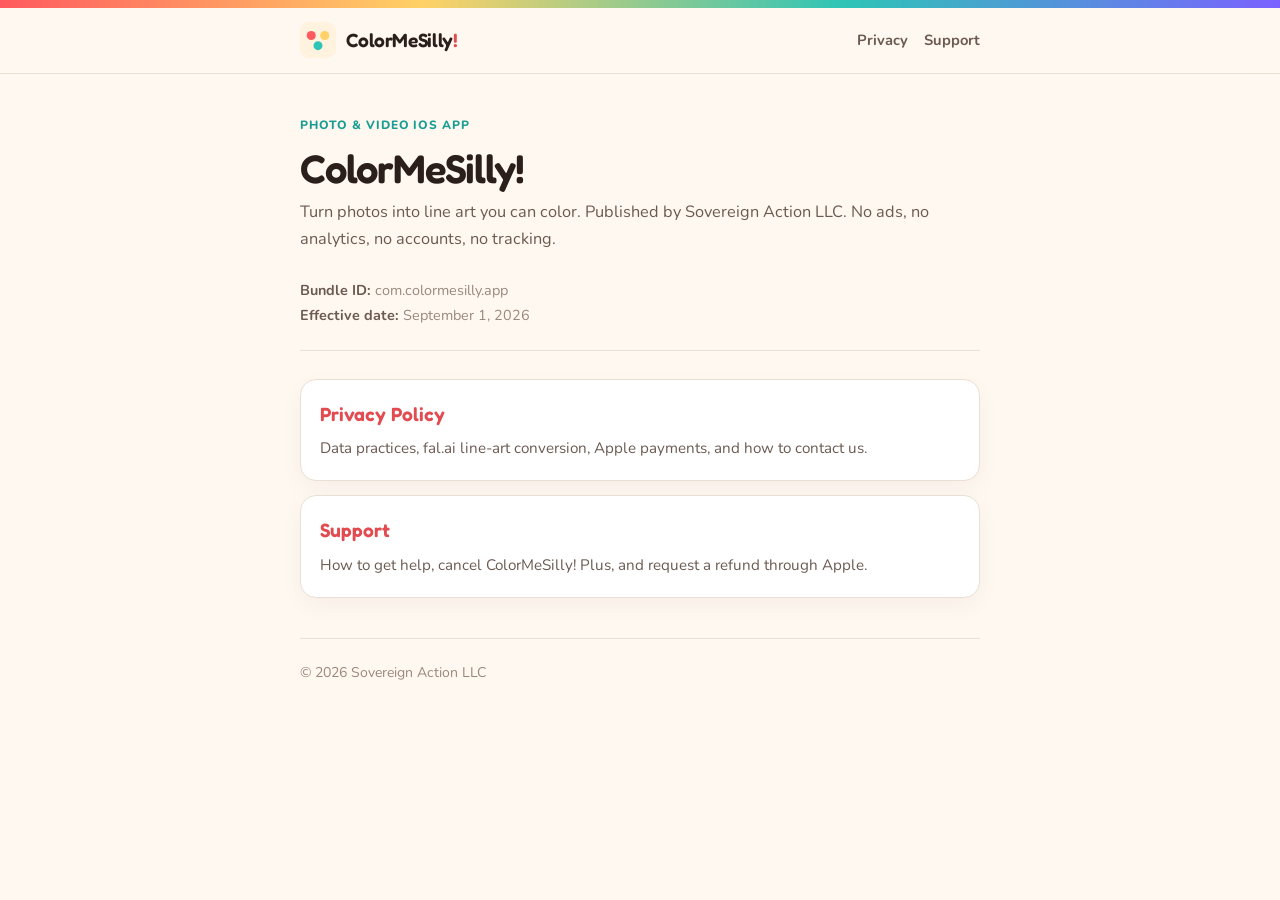
<file: colormesilly/index.html>
<!DOCTYPE html>
<html lang="en">
<head>
    <meta charset="UTF-8">
    <meta name="viewport" content="width=device-width, initial-scale=1.0">
    <title>ColorMeSilly!</title>
    <meta name="description" content="Legal and support pages for ColorMeSilly!, a Photo &amp; Video iOS app by Sovereign Action LLC.">
    <link rel="canonical" href="https://sonatapiano.app/colormesilly/">
    <link rel="icon" type="image/svg+xml" href="favicon.svg">
    <link rel="preconnect" href="https://fonts.googleapis.com">
    <link rel="preconnect" href="https://fonts.gstatic.com" crossorigin>
    <link href="https://fonts.googleapis.com/css2?family=Fredoka:wght@500;600&family=Nunito:wght@400;700;800&display=swap" rel="stylesheet">
    <link rel="stylesheet" href="styles.css">
</head>
<body>
    <div class="rainbow" aria-hidden="true"></div>
    <nav class="nav">
        <div class="nav-inner">
            <a class="brand" href="index.html">
                <img class="brand-mark" src="favicon.svg" width="36" height="36" alt="">
                <span class="brand-name">ColorMeSilly<span>!</span></span>
            </a>
            <div class="nav-links">
                <a href="privacy.html">Privacy</a>
                <a href="support.html">Support</a>
            </div>
        </div>
    </nav>

    <main class="container home-hero">
        <p class="kicker">Photo &amp; Video iOS app</p>
        <h1>ColorMeSilly!</h1>
        <p class="lede">Turn photos into line art you can color. Published by Sovereign Action LLC. No ads, no analytics, no accounts, no tracking.</p>
        <p class="meta">
            <strong>Bundle ID:</strong> com.colormesilly.app<br>
            <strong>Effective date:</strong> September 1, 2026
        </p>

        <div class="card-links">
            <a class="card-link" href="privacy.html">
                <h2>Privacy Policy</h2>
                <p>Data practices, fal.ai line-art conversion, Apple payments, and how to contact us.</p>
            </a>
            <a class="card-link" href="support.html">
                <h2>Support</h2>
                <p>How to get help, cancel ColorMeSilly! Plus, and request a refund through Apple.</p>
            </a>
        </div>

        <footer>
            <p>&copy; 2026 Sovereign Action LLC</p>
        </footer>
    </main>
</body>
</html>
</file>
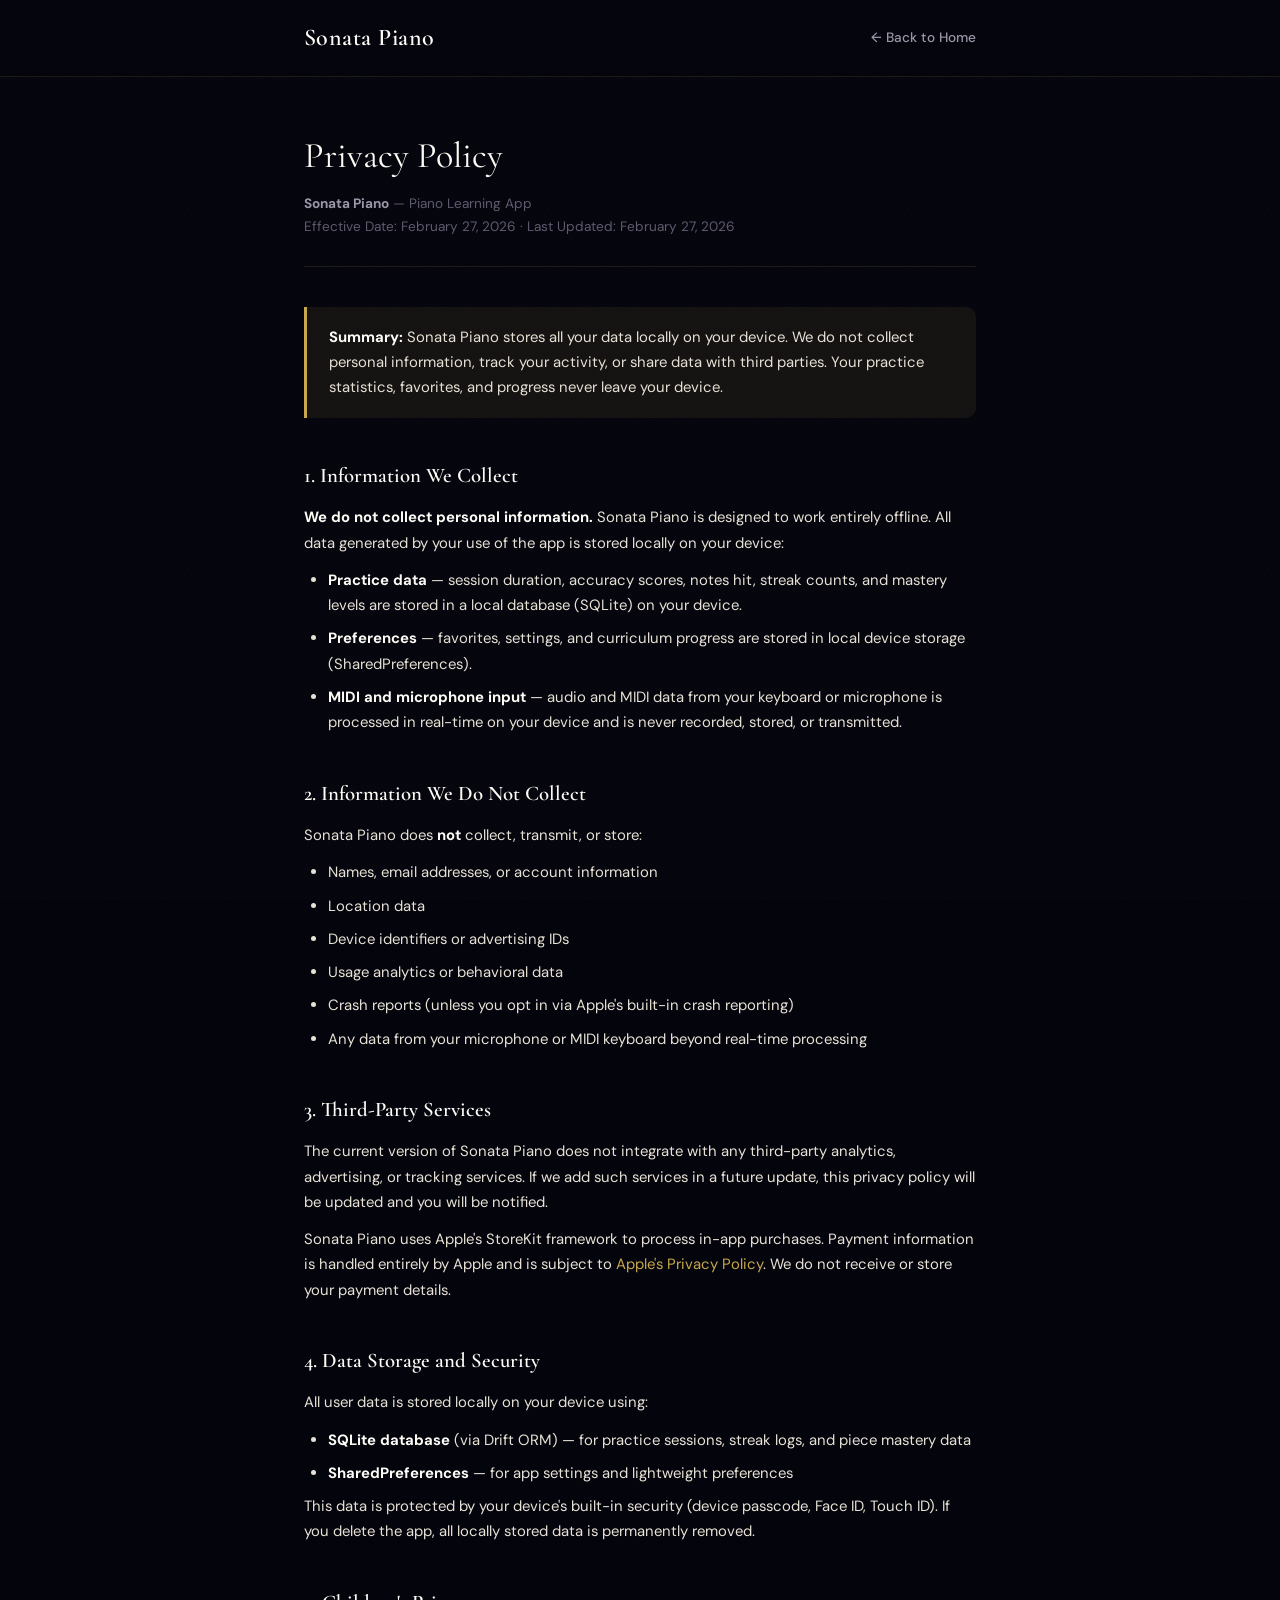
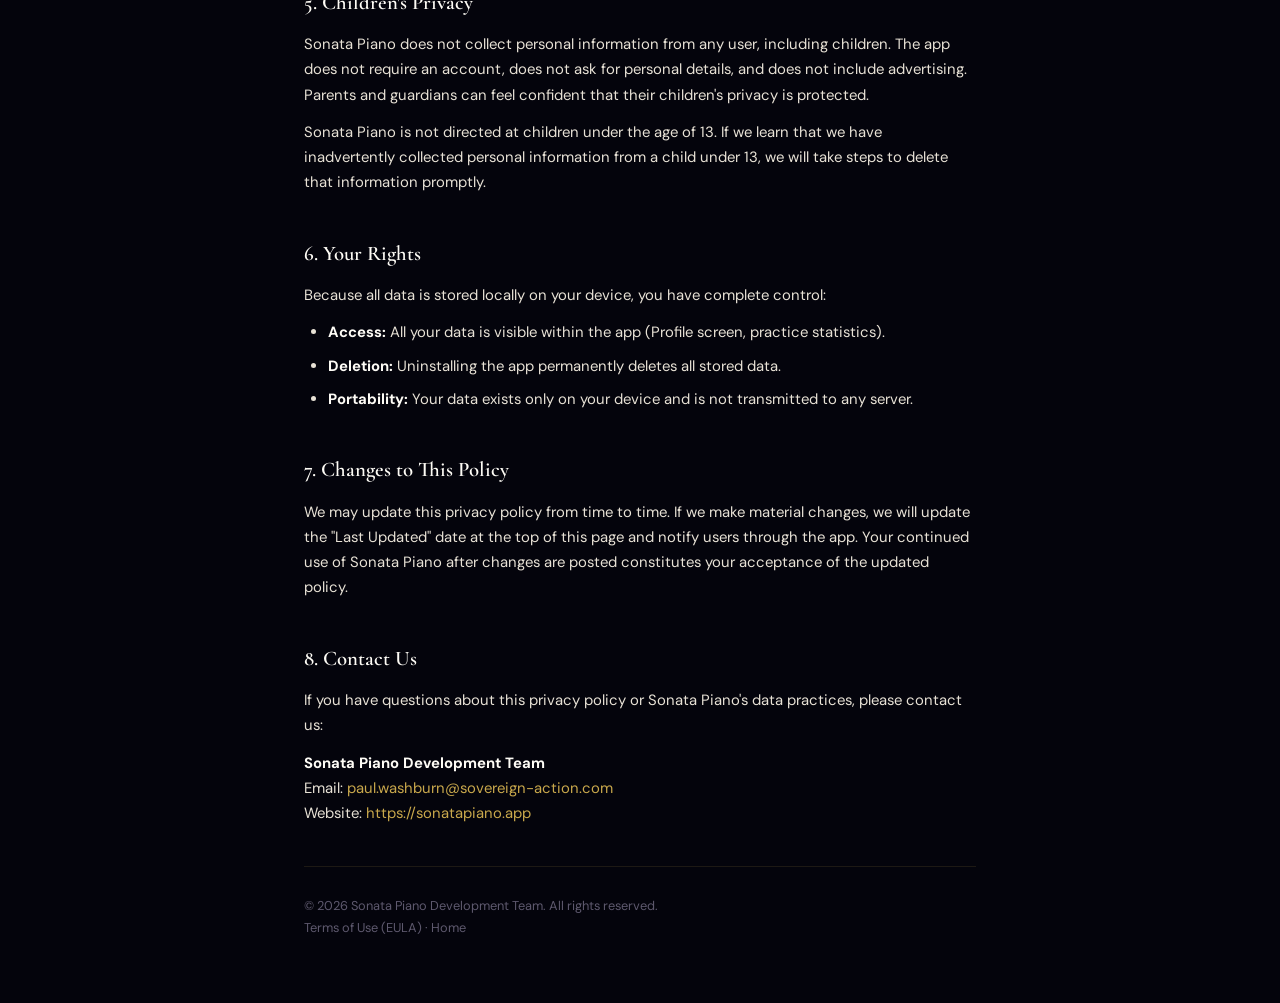
<file: privacy.html>
<!DOCTYPE html>
<html lang="en">
<head>
    <meta charset="UTF-8">
    <meta name="viewport" content="width=device-width, initial-scale=1.0">
    <title>Sonata Piano — Privacy Policy</title>
    <meta name="description" content="Sonata Piano Privacy Policy. All your data stays on your device. No tracking, no analytics, no accounts.">
    <link rel="icon" type="image/png" sizes="40x40" href="assets/favicon-40.png?v=first-light">
    <link rel="apple-touch-icon" sizes="180x180" href="assets/favicon-180.png?v=first-light">
    <link rel="preconnect" href="https://fonts.googleapis.com">
    <link rel="preconnect" href="https://fonts.gstatic.com" crossorigin>
    <link href="https://fonts.googleapis.com/css2?family=Cormorant+Garamond:wght@400;600&family=DM+Sans:wght@400;500;700&display=swap" rel="stylesheet">
    <style>
        :root {
            --bg-deepest: #04040C;
            --bg-dark: #08081A;
            --bg-surface: #10102A;
            --bg-card: #161636;
            --gold: #C9A84C;
            --gold-faint: rgba(201, 168, 76, 0.08);
            --amber: #EF7D00;
            --text-bright: #FEFCF6;
            --text-primary: #E8E2D6;
            --text-secondary: #9B96A8;
            --text-muted: #5E596E;
            --border: rgba(201, 168, 76, 0.12);
            --font-display: 'Cormorant Garamond', 'Georgia', serif;
            --font-body: 'DM Sans', 'Helvetica Neue', sans-serif;
        }
        *, *::before, *::after { margin: 0; padding: 0; box-sizing: border-box; }
        html { scroll-behavior: smooth; }
        body {
            font-family: var(--font-body);
            font-size: 16px;
            line-height: 1.7;
            color: var(--text-primary);
            background: var(--bg-deepest);
            -webkit-font-smoothing: antialiased;
            -moz-osx-font-smoothing: grayscale;
        }
        body::after {
            content: '';
            position: fixed;
            inset: 0;
            opacity: 0.028;
            background-image: url("data:image/svg+xml,%3Csvg viewBox='0 0 256 256' xmlns='http://www.w3.org/2000/svg'%3E%3Cfilter id='n'%3E%3CfeTurbulence type='fractalNoise' baseFrequency='0.75' numOctaves='4' stitchTiles='stitch'/%3E%3C/filter%3E%3Crect width='100%25' height='100%25' filter='url(%23n)'/%3E%3C/svg%3E");
            background-repeat: repeat;
            background-size: 180px;
            pointer-events: none;
            z-index: 9999;
        }
        a { color: var(--gold); text-decoration: none; }
        a:hover { text-decoration: underline; }

        /* Nav */
        .nav {
            padding: 1.1rem 0;
            border-bottom: 1px solid var(--border);
            background: rgba(4, 4, 12, 0.88);
            backdrop-filter: blur(16px);
            -webkit-backdrop-filter: blur(16px);
            position: sticky;
            top: 0;
            z-index: 100;
        }
        .nav-inner {
            max-width: 720px;
            margin: 0 auto;
            padding: 0 1.5rem;
            display: flex;
            align-items: center;
            justify-content: space-between;
        }
        .nav-logo {
            font-family: var(--font-display);
            font-size: 1.5rem;
            font-weight: 600;
            color: var(--text-bright);
            letter-spacing: 0.02em;
        }
        .nav-back {
            font-size: 0.85rem;
            font-weight: 500;
            color: var(--text-secondary);
            transition: color 0.25s;
        }
        .nav-back:hover { color: var(--text-bright); text-decoration: none; }

        /* Content */
        .container {
            max-width: 720px;
            margin: 0 auto;
            padding: 3rem 1.5rem 4rem;
        }
        h1 {
            font-family: var(--font-display);
            font-size: 2.25rem;
            font-weight: 400;
            color: var(--text-bright);
            margin-bottom: 0.35rem;
        }
        .subtitle {
            color: var(--text-muted);
            font-size: 0.85rem;
            margin-bottom: 2.5rem;
            padding-bottom: 1.75rem;
            border-bottom: 1px solid var(--border);
        }
        .subtitle strong { color: var(--text-secondary); }
        h2 {
            font-family: var(--font-display);
            font-size: 1.3rem;
            font-weight: 600;
            margin-top: 2.5rem;
            margin-bottom: 0.75rem;
            color: var(--text-bright);
        }
        p, li { margin-bottom: 0.75rem; font-size: 0.93rem; color: var(--text-primary); }
        ul { padding-left: 1.5rem; }
        li { margin-bottom: 0.5rem; }
        strong { color: var(--text-bright); }
        .highlight {
            background: var(--gold-faint);
            border-left: 3px solid var(--gold);
            padding: 1.1rem 1.35rem;
            border-radius: 0 10px 10px 0;
            margin: 1.5rem 0;
        }
        .highlight p { margin-bottom: 0; color: var(--text-primary); }
        footer {
            margin-top: 2.5rem;
            padding-top: 1.75rem;
            border-top: 1px solid var(--border);
            font-size: 0.8rem;
            color: var(--text-muted);
        }
        footer a { color: var(--text-muted); }
        footer a:hover { color: var(--text-secondary); }
    </style>
</head>
<body>
    <nav class="nav">
        <div class="nav-inner">
            <a href="/" class="nav-logo">Sonata Piano</a>
            <a href="/" class="nav-back">&larr; Back to Home</a>
        </div>
    </nav>

    <div class="container">
        <h1>Privacy Policy</h1>
        <p class="subtitle">
            <strong>Sonata Piano</strong> — Piano Learning App<br>
            Effective Date: February 27, 2026 &middot; Last Updated: February 27, 2026
        </p>

        <div class="highlight">
            <p><strong>Summary:</strong> Sonata Piano stores all your data locally on your device. We do not collect personal information, track your activity, or share data with third parties. Your practice statistics, favorites, and progress never leave your device.</p>
        </div>

        <h2>1. Information We Collect</h2>
        <p><strong>We do not collect personal information.</strong> Sonata Piano is designed to work entirely offline. All data generated by your use of the app is stored locally on your device:</p>
        <ul>
            <li><strong>Practice data</strong> — session duration, accuracy scores, notes hit, streak counts, and mastery levels are stored in a local database (SQLite) on your device.</li>
            <li><strong>Preferences</strong> — favorites, settings, and curriculum progress are stored in local device storage (SharedPreferences).</li>
            <li><strong>MIDI and microphone input</strong> — audio and MIDI data from your keyboard or microphone is processed in real-time on your device and is never recorded, stored, or transmitted.</li>
        </ul>

        <h2>2. Information We Do Not Collect</h2>
        <p>Sonata Piano does <strong>not</strong> collect, transmit, or store:</p>
        <ul>
            <li>Names, email addresses, or account information</li>
            <li>Location data</li>
            <li>Device identifiers or advertising IDs</li>
            <li>Usage analytics or behavioral data</li>
            <li>Crash reports (unless you opt in via Apple's built-in crash reporting)</li>
            <li>Any data from your microphone or MIDI keyboard beyond real-time processing</li>
        </ul>

        <h2>3. Third-Party Services</h2>
        <p>The current version of Sonata Piano does not integrate with any third-party analytics, advertising, or tracking services. If we add such services in a future update, this privacy policy will be updated and you will be notified.</p>
        <p>Sonata Piano uses Apple's StoreKit framework to process in-app purchases. Payment information is handled entirely by Apple and is subject to <a href="https://www.apple.com/legal/privacy/">Apple's Privacy Policy</a>. We do not receive or store your payment details.</p>

        <h2>4. Data Storage and Security</h2>
        <p>All user data is stored locally on your device using:</p>
        <ul>
            <li><strong>SQLite database</strong> (via Drift ORM) — for practice sessions, streak logs, and piece mastery data</li>
            <li><strong>SharedPreferences</strong> — for app settings and lightweight preferences</li>
        </ul>
        <p>This data is protected by your device's built-in security (device passcode, Face ID, Touch ID). If you delete the app, all locally stored data is permanently removed.</p>

        <h2>5. Children's Privacy</h2>
        <p>Sonata Piano does not collect personal information from any user, including children. The app does not require an account, does not ask for personal details, and does not include advertising. Parents and guardians can feel confident that their children's privacy is protected.</p>
        <p>Sonata Piano is not directed at children under the age of 13. If we learn that we have inadvertently collected personal information from a child under 13, we will take steps to delete that information promptly.</p>

        <h2>6. Your Rights</h2>
        <p>Because all data is stored locally on your device, you have complete control:</p>
        <ul>
            <li><strong>Access:</strong> All your data is visible within the app (Profile screen, practice statistics).</li>
            <li><strong>Deletion:</strong> Uninstalling the app permanently deletes all stored data.</li>
            <li><strong>Portability:</strong> Your data exists only on your device and is not transmitted to any server.</li>
        </ul>

        <h2>7. Changes to This Policy</h2>
        <p>We may update this privacy policy from time to time. If we make material changes, we will update the "Last Updated" date at the top of this page and notify users through the app. Your continued use of Sonata Piano after changes are posted constitutes your acceptance of the updated policy.</p>

        <h2>8. Contact Us</h2>
        <p>If you have questions about this privacy policy or Sonata Piano's data practices, please contact us:</p>
        <p>
            <strong>Sonata Piano Development Team</strong><br>
            Email: <a href="mailto:paul.washburn@sovereign-action.com">paul.washburn@sovereign-action.com</a><br>
            Website: <a href="https://sonatapiano.app">https://sonatapiano.app</a>
        </p>

        <footer>
            &copy; 2026 Sonata Piano Development Team. All rights reserved.<br>
            <a href="terms.html">Terms of Use (EULA)</a> &middot; <a href="/">Home</a>
        </footer>
    </div>
</body>
</html>
</file>
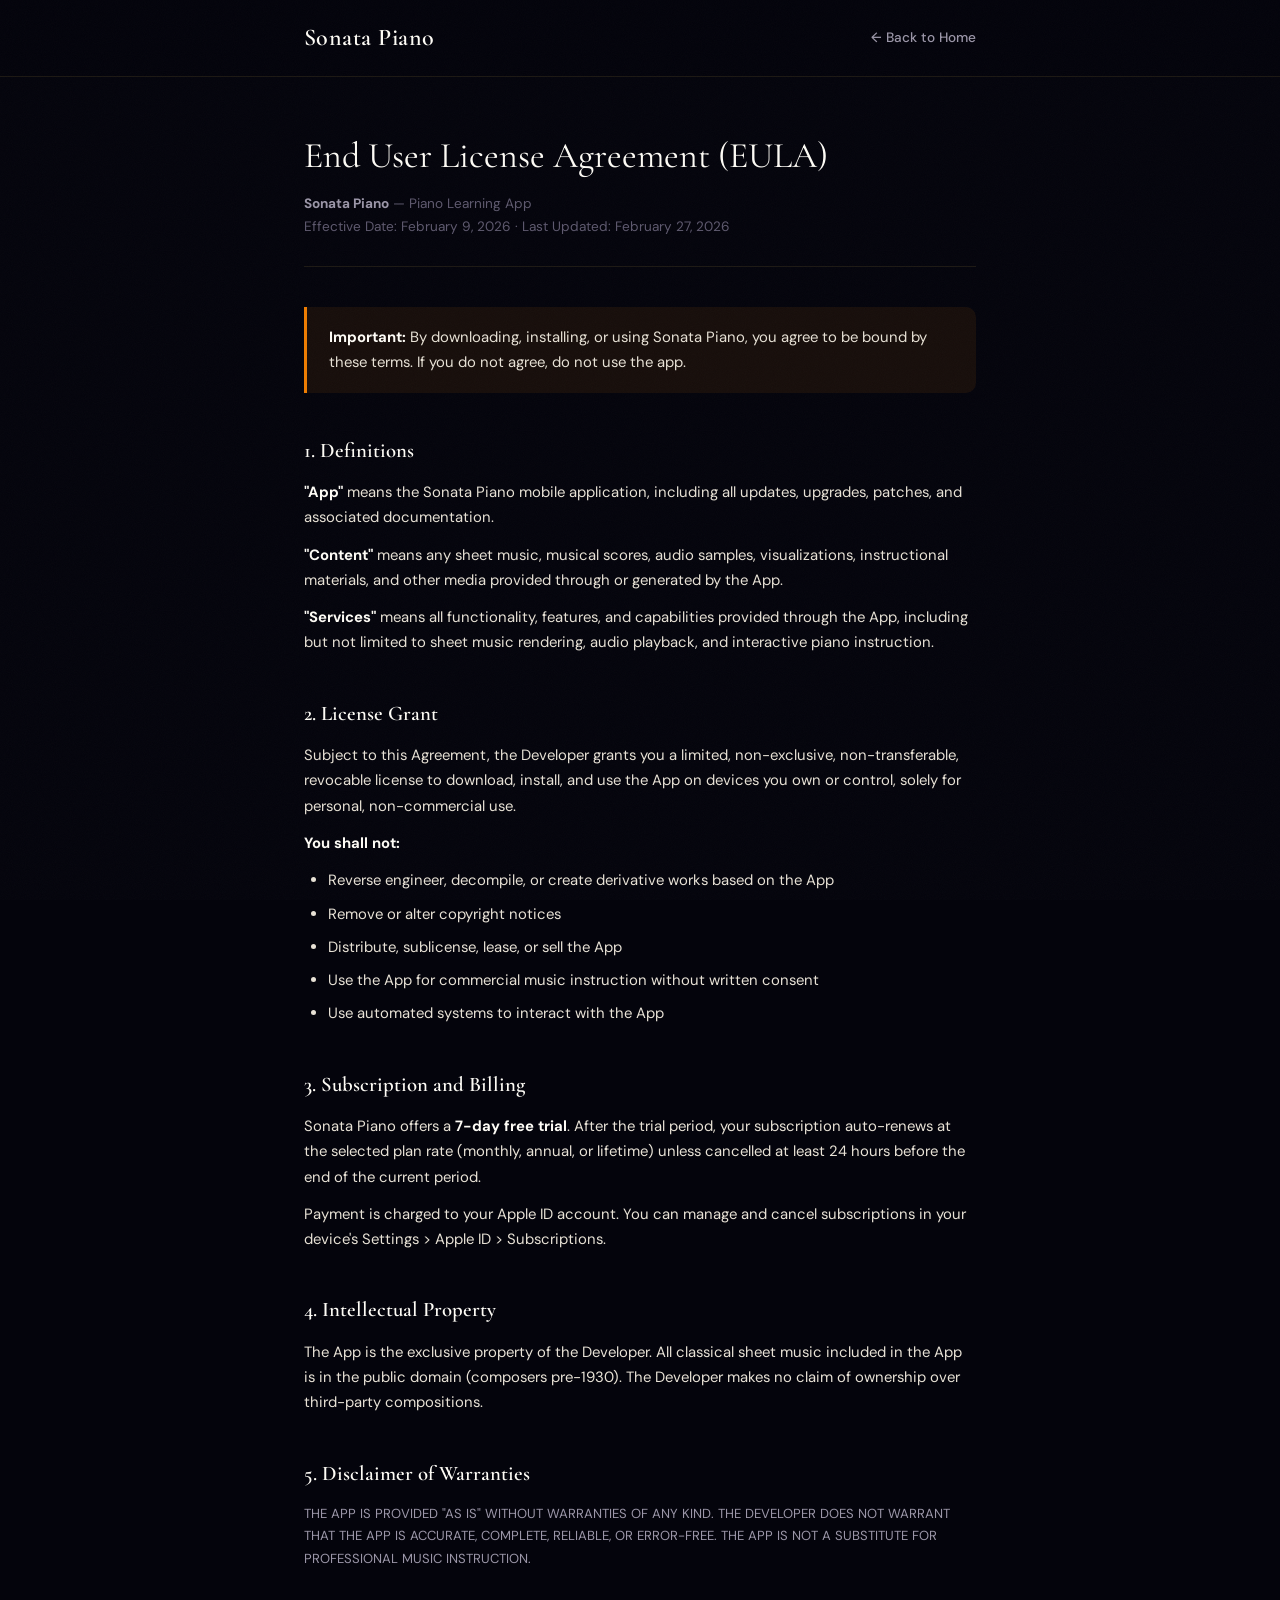
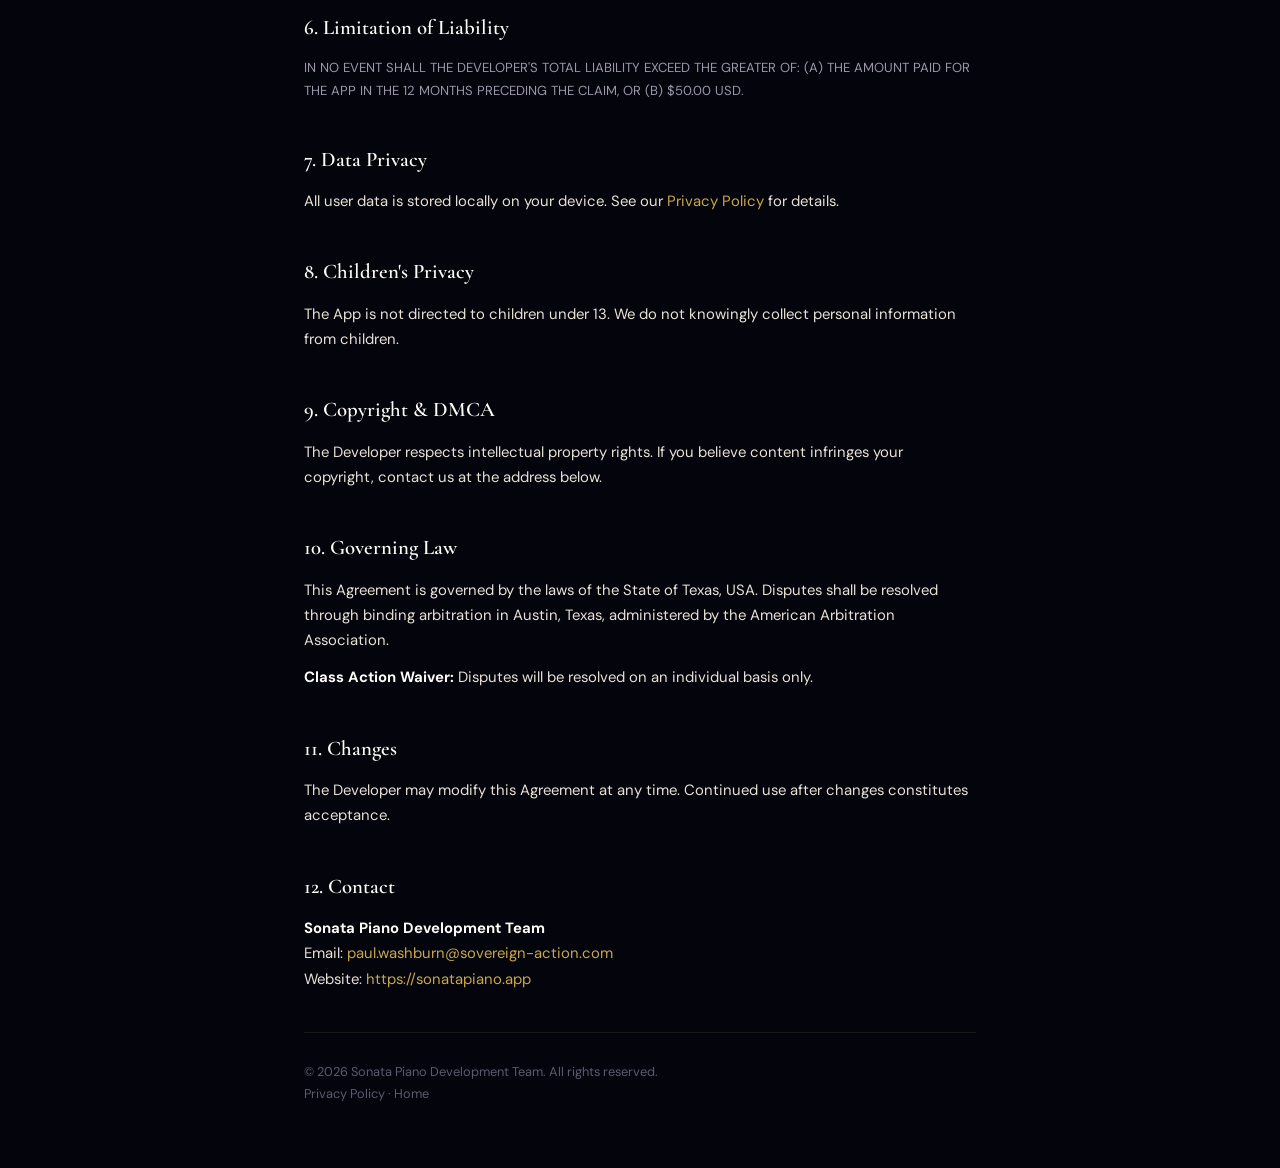
<file: terms.html>
<!DOCTYPE html>
<html lang="en">
<head>
    <meta charset="UTF-8">
    <meta name="viewport" content="width=device-width, initial-scale=1.0">
    <title>Sonata Piano — Terms of Use (EULA)</title>
    <meta name="description" content="Sonata Piano End User License Agreement. Terms of use for the Sonata Piano classical piano learning app.">
    <link rel="icon" type="image/png" sizes="40x40" href="assets/favicon-40.png?v=first-light">
    <link rel="apple-touch-icon" sizes="180x180" href="assets/favicon-180.png?v=first-light">
    <link rel="preconnect" href="https://fonts.googleapis.com">
    <link rel="preconnect" href="https://fonts.gstatic.com" crossorigin>
    <link href="https://fonts.googleapis.com/css2?family=Cormorant+Garamond:wght@400;600&family=DM+Sans:wght@400;500;700&display=swap" rel="stylesheet">
    <style>
        :root {
            --bg-deepest: #04040C;
            --bg-dark: #08081A;
            --bg-surface: #10102A;
            --bg-card: #161636;
            --gold: #C9A84C;
            --gold-faint: rgba(201, 168, 76, 0.08);
            --amber: #EF7D00;
            --amber-faint: rgba(239, 125, 0, 0.08);
            --text-bright: #FEFCF6;
            --text-primary: #E8E2D6;
            --text-secondary: #9B96A8;
            --text-muted: #5E596E;
            --border: rgba(201, 168, 76, 0.12);
            --font-display: 'Cormorant Garamond', 'Georgia', serif;
            --font-body: 'DM Sans', 'Helvetica Neue', sans-serif;
        }
        *, *::before, *::after { margin: 0; padding: 0; box-sizing: border-box; }
        html { scroll-behavior: smooth; }
        body {
            font-family: var(--font-body);
            font-size: 16px;
            line-height: 1.7;
            color: var(--text-primary);
            background: var(--bg-deepest);
            -webkit-font-smoothing: antialiased;
            -moz-osx-font-smoothing: grayscale;
        }
        body::after {
            content: '';
            position: fixed;
            inset: 0;
            opacity: 0.028;
            background-image: url("data:image/svg+xml,%3Csvg viewBox='0 0 256 256' xmlns='http://www.w3.org/2000/svg'%3E%3Cfilter id='n'%3E%3CfeTurbulence type='fractalNoise' baseFrequency='0.75' numOctaves='4' stitchTiles='stitch'/%3E%3C/filter%3E%3Crect width='100%25' height='100%25' filter='url(%23n)'/%3E%3C/svg%3E");
            background-repeat: repeat;
            background-size: 180px;
            pointer-events: none;
            z-index: 9999;
        }
        a { color: var(--gold); text-decoration: none; }
        a:hover { text-decoration: underline; }

        /* Nav */
        .nav {
            padding: 1.1rem 0;
            border-bottom: 1px solid var(--border);
            background: rgba(4, 4, 12, 0.88);
            backdrop-filter: blur(16px);
            -webkit-backdrop-filter: blur(16px);
            position: sticky;
            top: 0;
            z-index: 100;
        }
        .nav-inner {
            max-width: 720px;
            margin: 0 auto;
            padding: 0 1.5rem;
            display: flex;
            align-items: center;
            justify-content: space-between;
        }
        .nav-logo {
            font-family: var(--font-display);
            font-size: 1.5rem;
            font-weight: 600;
            color: var(--text-bright);
            letter-spacing: 0.02em;
        }
        .nav-back {
            font-size: 0.85rem;
            font-weight: 500;
            color: var(--text-secondary);
            transition: color 0.25s;
        }
        .nav-back:hover { color: var(--text-bright); text-decoration: none; }

        /* Content */
        .container {
            max-width: 720px;
            margin: 0 auto;
            padding: 3rem 1.5rem 4rem;
        }
        h1 {
            font-family: var(--font-display);
            font-size: 2.25rem;
            font-weight: 400;
            color: var(--text-bright);
            margin-bottom: 0.35rem;
        }
        .subtitle {
            color: var(--text-muted);
            font-size: 0.85rem;
            margin-bottom: 2.5rem;
            padding-bottom: 1.75rem;
            border-bottom: 1px solid var(--border);
        }
        .subtitle strong { color: var(--text-secondary); }
        h2 {
            font-family: var(--font-display);
            font-size: 1.3rem;
            font-weight: 600;
            margin-top: 2.5rem;
            margin-bottom: 0.75rem;
            color: var(--text-bright);
        }
        p, li { margin-bottom: 0.75rem; font-size: 0.93rem; color: var(--text-primary); }
        ul, ol { padding-left: 1.5rem; }
        li { margin-bottom: 0.5rem; }
        strong { color: var(--text-bright); }
        .important {
            background: var(--amber-faint);
            border-left: 3px solid var(--amber);
            padding: 1.1rem 1.35rem;
            border-radius: 0 10px 10px 0;
            margin: 1.5rem 0;
        }
        .important p { margin-bottom: 0; color: var(--text-primary); }
        .caps {
            font-size: 0.82rem;
            color: var(--text-secondary);
        }
        footer {
            margin-top: 2.5rem;
            padding-top: 1.75rem;
            border-top: 1px solid var(--border);
            font-size: 0.8rem;
            color: var(--text-muted);
        }
        footer a { color: var(--text-muted); }
        footer a:hover { color: var(--text-secondary); }
    </style>
</head>
<body>
    <nav class="nav">
        <div class="nav-inner">
            <a href="/" class="nav-logo">Sonata Piano</a>
            <a href="/" class="nav-back">&larr; Back to Home</a>
        </div>
    </nav>

    <div class="container">
        <h1>End User License Agreement (EULA)</h1>
        <p class="subtitle">
            <strong>Sonata Piano</strong> — Piano Learning App<br>
            Effective Date: February 9, 2026 &middot; Last Updated: February 27, 2026
        </p>

        <div class="important">
            <p><strong>Important:</strong> By downloading, installing, or using Sonata Piano, you agree to be bound by these terms. If you do not agree, do not use the app.</p>
        </div>

        <h2>1. Definitions</h2>
        <p><strong>"App"</strong> means the Sonata Piano mobile application, including all updates, upgrades, patches, and associated documentation.</p>
        <p><strong>"Content"</strong> means any sheet music, musical scores, audio samples, visualizations, instructional materials, and other media provided through or generated by the App.</p>
        <p><strong>"Services"</strong> means all functionality, features, and capabilities provided through the App, including but not limited to sheet music rendering, audio playback, and interactive piano instruction.</p>

        <h2>2. License Grant</h2>
        <p>Subject to this Agreement, the Developer grants you a limited, non-exclusive, non-transferable, revocable license to download, install, and use the App on devices you own or control, solely for personal, non-commercial use.</p>
        <p><strong>You shall not:</strong></p>
        <ul>
            <li>Reverse engineer, decompile, or create derivative works based on the App</li>
            <li>Remove or alter copyright notices</li>
            <li>Distribute, sublicense, lease, or sell the App</li>
            <li>Use the App for commercial music instruction without written consent</li>
            <li>Use automated systems to interact with the App</li>
        </ul>

        <h2>3. Subscription and Billing</h2>
        <p>Sonata Piano offers a <strong>7-day free trial</strong>. After the trial period, your subscription auto-renews at the selected plan rate (monthly, annual, or lifetime) unless cancelled at least 24 hours before the end of the current period.</p>
        <p>Payment is charged to your Apple ID account. You can manage and cancel subscriptions in your device's Settings &gt; Apple ID &gt; Subscriptions.</p>

        <h2>4. Intellectual Property</h2>
        <p>The App is the exclusive property of the Developer. All classical sheet music included in the App is in the public domain (composers pre-1930). The Developer makes no claim of ownership over third-party compositions.</p>

        <h2>5. Disclaimer of Warranties</h2>
        <p class="caps">THE APP IS PROVIDED "AS IS" WITHOUT WARRANTIES OF ANY KIND. THE DEVELOPER DOES NOT WARRANT THAT THE APP IS ACCURATE, COMPLETE, RELIABLE, OR ERROR-FREE. THE APP IS NOT A SUBSTITUTE FOR PROFESSIONAL MUSIC INSTRUCTION.</p>

        <h2>6. Limitation of Liability</h2>
        <p class="caps">IN NO EVENT SHALL THE DEVELOPER'S TOTAL LIABILITY EXCEED THE GREATER OF: (A) THE AMOUNT PAID FOR THE APP IN THE 12 MONTHS PRECEDING THE CLAIM, OR (B) $50.00 USD.</p>

        <h2>7. Data Privacy</h2>
        <p>All user data is stored locally on your device. See our <a href="privacy.html">Privacy Policy</a> for details.</p>

        <h2>8. Children's Privacy</h2>
        <p>The App is not directed to children under 13. We do not knowingly collect personal information from children.</p>

        <h2>9. Copyright &amp; DMCA</h2>
        <p>The Developer respects intellectual property rights. If you believe content infringes your copyright, contact us at the address below.</p>

        <h2>10. Governing Law</h2>
        <p>This Agreement is governed by the laws of the State of Texas, USA. Disputes shall be resolved through binding arbitration in Austin, Texas, administered by the American Arbitration Association.</p>
        <p><strong>Class Action Waiver:</strong> Disputes will be resolved on an individual basis only.</p>

        <h2>11. Changes</h2>
        <p>The Developer may modify this Agreement at any time. Continued use after changes constitutes acceptance.</p>

        <h2>12. Contact</h2>
        <p>
            <strong>Sonata Piano Development Team</strong><br>
            Email: <a href="mailto:paul.washburn@sovereign-action.com">paul.washburn@sovereign-action.com</a><br>
            Website: <a href="https://sonatapiano.app">https://sonatapiano.app</a>
        </p>

        <footer>
            &copy; 2026 Sonata Piano Development Team. All rights reserved.<br>
            <a href="privacy.html">Privacy Policy</a> &middot; <a href="/">Home</a>
        </footer>
    </div>
</body>
</html>
</file>
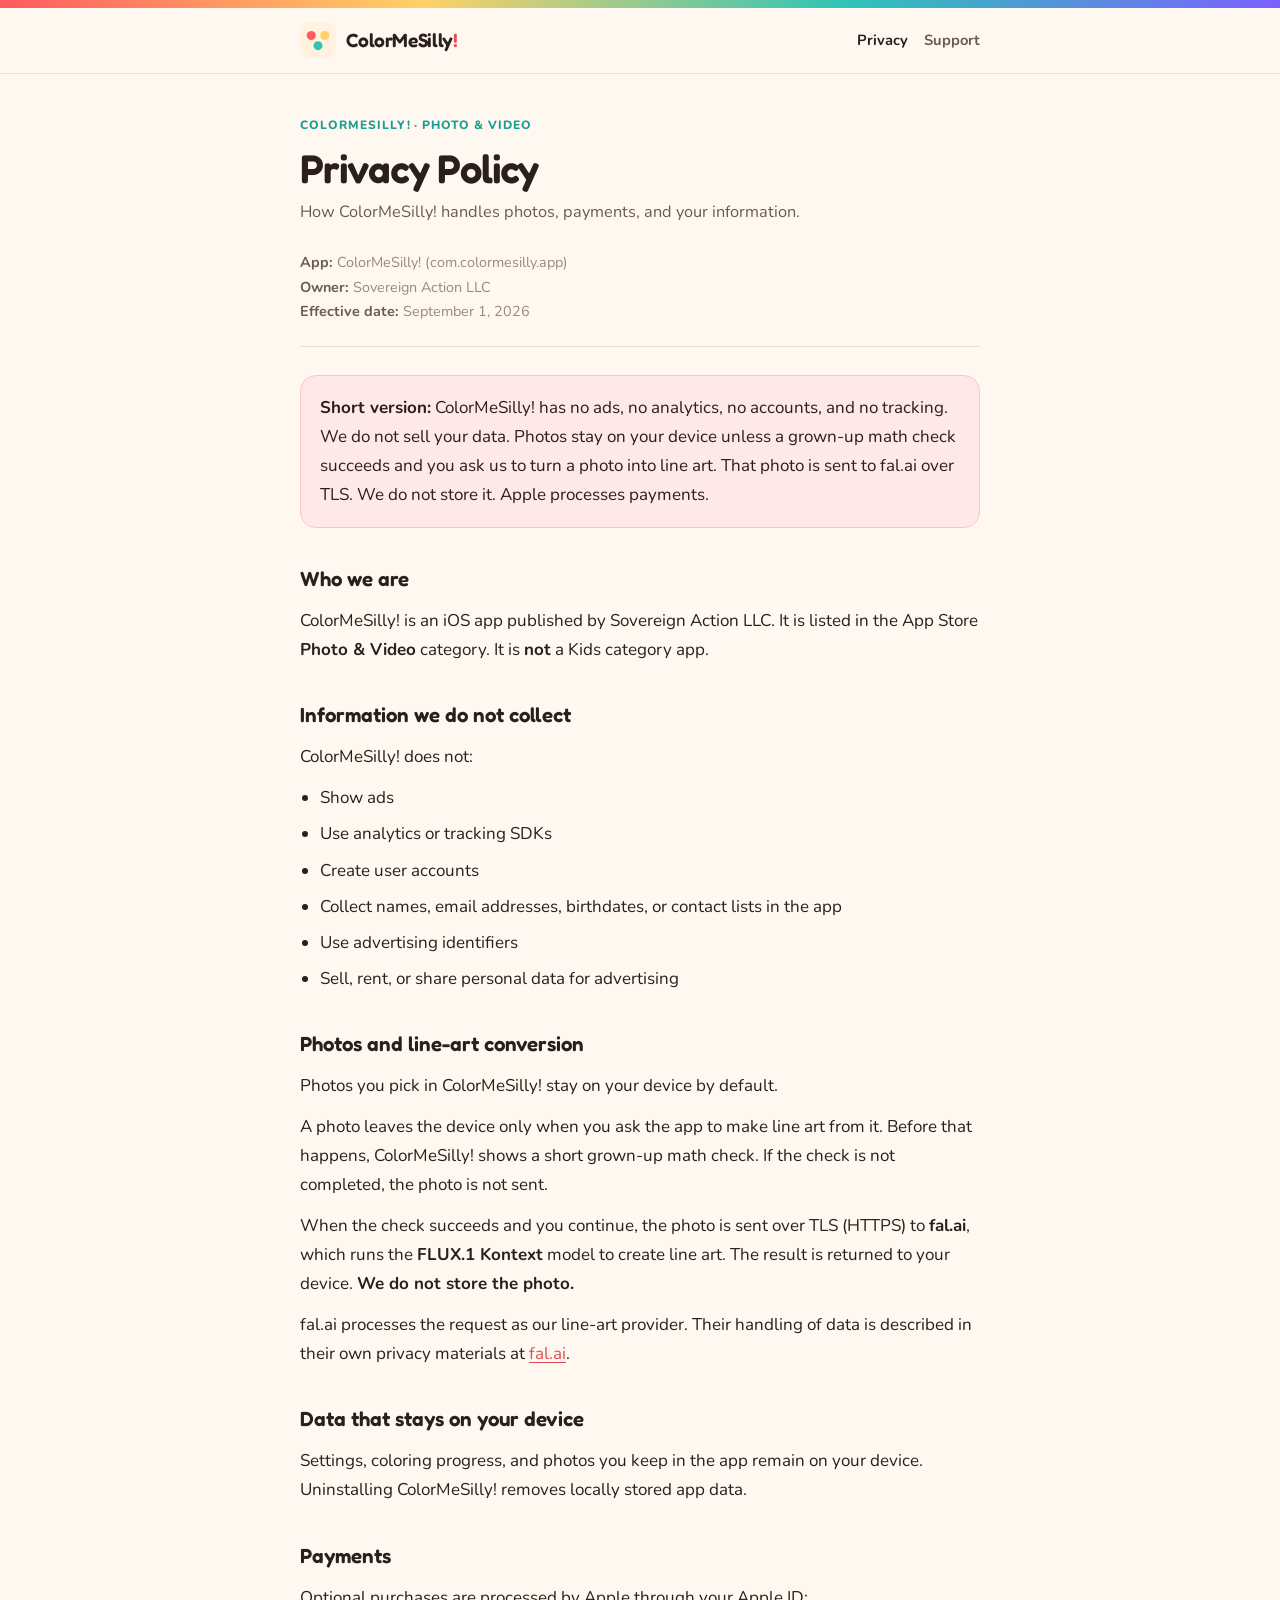
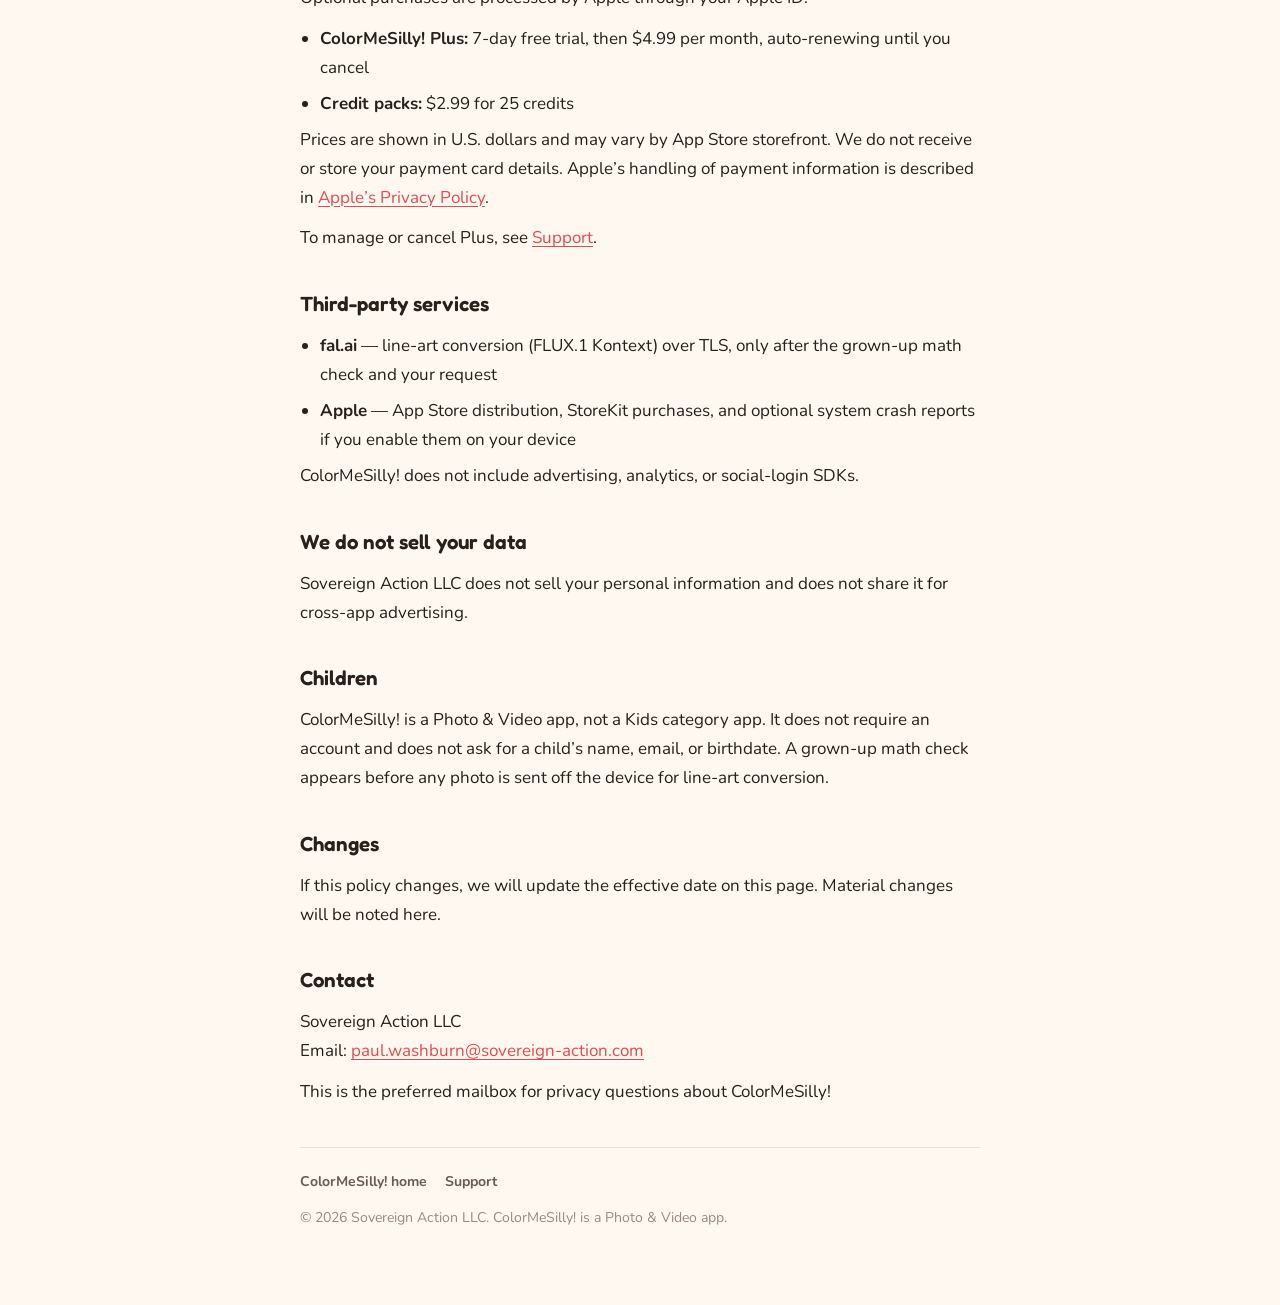
<file: colormesilly/privacy.html>
<!DOCTYPE html>
<html lang="en">
<head>
    <meta charset="UTF-8">
    <meta name="viewport" content="width=device-width, initial-scale=1.0">
    <title>Privacy Policy — ColorMeSilly!</title>
    <meta name="description" content="Privacy Policy for ColorMeSilly!, a Photo &amp; Video iOS app by Sovereign Action LLC. No ads, no analytics, no accounts, no tracking.">
    <link rel="canonical" href="https://sonatapiano.app/colormesilly/privacy.html">
    <link rel="icon" type="image/svg+xml" href="favicon.svg">
    <link rel="preconnect" href="https://fonts.googleapis.com">
    <link rel="preconnect" href="https://fonts.gstatic.com" crossorigin>
    <link href="https://fonts.googleapis.com/css2?family=Fredoka:wght@500;600&family=Nunito:wght@400;700;800&display=swap" rel="stylesheet">
    <link rel="stylesheet" href="styles.css">
</head>
<body>
    <div class="rainbow" aria-hidden="true"></div>
    <nav class="nav">
        <div class="nav-inner">
            <a class="brand" href="index.html">
                <img class="brand-mark" src="favicon.svg" width="36" height="36" alt="">
                <span class="brand-name">ColorMeSilly<span>!</span></span>
            </a>
            <div class="nav-links">
                <a href="privacy.html" aria-current="page">Privacy</a>
                <a href="support.html">Support</a>
            </div>
        </div>
    </nav>

    <main class="container">
        <p class="kicker">ColorMeSilly! &middot; Photo &amp; Video</p>
        <h1>Privacy Policy</h1>
        <p class="lede">How ColorMeSilly! handles photos, payments, and your information.</p>
        <p class="meta">
            <strong>App:</strong> ColorMeSilly! (com.colormesilly.app)<br>
            <strong>Owner:</strong> Sovereign Action LLC<br>
            <strong>Effective date:</strong> September 1, 2026
        </p>

        <div class="callout">
            <p><strong>Short version:</strong> ColorMeSilly! has no ads, no analytics, no accounts, and no tracking. We do not sell your data. Photos stay on your device unless a grown-up math check succeeds and you ask us to turn a photo into line art. That photo is sent to fal.ai over TLS. We do not store it. Apple processes payments.</p>
        </div>

        <h2>Who we are</h2>
        <p>ColorMeSilly! is an iOS app published by Sovereign Action LLC. It is listed in the App Store <strong>Photo &amp; Video</strong> category. It is <strong>not</strong> a Kids category app.</p>

        <h2>Information we do not collect</h2>
        <p>ColorMeSilly! does not:</p>
        <ul>
            <li>Show ads</li>
            <li>Use analytics or tracking SDKs</li>
            <li>Create user accounts</li>
            <li>Collect names, email addresses, birthdates, or contact lists in the app</li>
            <li>Use advertising identifiers</li>
            <li>Sell, rent, or share personal data for advertising</li>
        </ul>

        <h2>Photos and line-art conversion</h2>
        <p>Photos you pick in ColorMeSilly! stay on your device by default.</p>
        <p>A photo leaves the device only when you ask the app to make line art from it. Before that happens, ColorMeSilly! shows a short grown-up math check. If the check is not completed, the photo is not sent.</p>
        <p>When the check succeeds and you continue, the photo is sent over TLS (HTTPS) to <strong>fal.ai</strong>, which runs the <strong>FLUX.1 Kontext</strong> model to create line art. The result is returned to your device. <strong>We do not store the photo.</strong></p>
        <p>fal.ai processes the request as our line-art provider. Their handling of data is described in their own privacy materials at <a href="https://fal.ai">fal.ai</a>.</p>

        <h2>Data that stays on your device</h2>
        <p>Settings, coloring progress, and photos you keep in the app remain on your device. Uninstalling ColorMeSilly! removes locally stored app data.</p>

        <h2>Payments</h2>
        <p>Optional purchases are processed by Apple through your Apple ID:</p>
        <ul>
            <li><strong>ColorMeSilly! Plus:</strong> 7-day free trial, then $4.99 per month, auto-renewing until you cancel</li>
            <li><strong>Credit packs:</strong> $2.99 for 25 credits</li>
        </ul>
        <p>Prices are shown in U.S. dollars and may vary by App Store storefront. We do not receive or store your payment card details. Apple’s handling of payment information is described in <a href="https://www.apple.com/legal/privacy/">Apple’s Privacy Policy</a>.</p>
        <p>To manage or cancel Plus, see <a href="support.html">Support</a>.</p>

        <h2>Third-party services</h2>
        <ul>
            <li><strong>fal.ai</strong> — line-art conversion (FLUX.1 Kontext) over TLS, only after the grown-up math check and your request</li>
            <li><strong>Apple</strong> — App Store distribution, StoreKit purchases, and optional system crash reports if you enable them on your device</li>
        </ul>
        <p>ColorMeSilly! does not include advertising, analytics, or social-login SDKs.</p>

        <h2>We do not sell your data</h2>
        <p>Sovereign Action LLC does not sell your personal information and does not share it for cross-app advertising.</p>

        <h2>Children</h2>
        <p>ColorMeSilly! is a Photo &amp; Video app, not a Kids category app. It does not require an account and does not ask for a child’s name, email, or birthdate. A grown-up math check appears before any photo is sent off the device for line-art conversion.</p>

        <h2>Changes</h2>
        <p>If this policy changes, we will update the effective date on this page. Material changes will be noted here.</p>

        <h2>Contact</h2>
        <p>
            Sovereign Action LLC<br>
            Email: <a href="mailto:paul.washburn@sovereign-action.com">paul.washburn@sovereign-action.com</a>
        </p>
        <p>This is the preferred mailbox for privacy questions about ColorMeSilly!</p>

        <footer>
            <div class="footer-nav">
                <a href="index.html">ColorMeSilly! home</a>
                <a href="support.html">Support</a>
            </div>
            <p>&copy; 2026 Sovereign Action LLC. ColorMeSilly! is a Photo &amp; Video app.</p>
        </footer>
    </main>
</body>
</html>
</file>
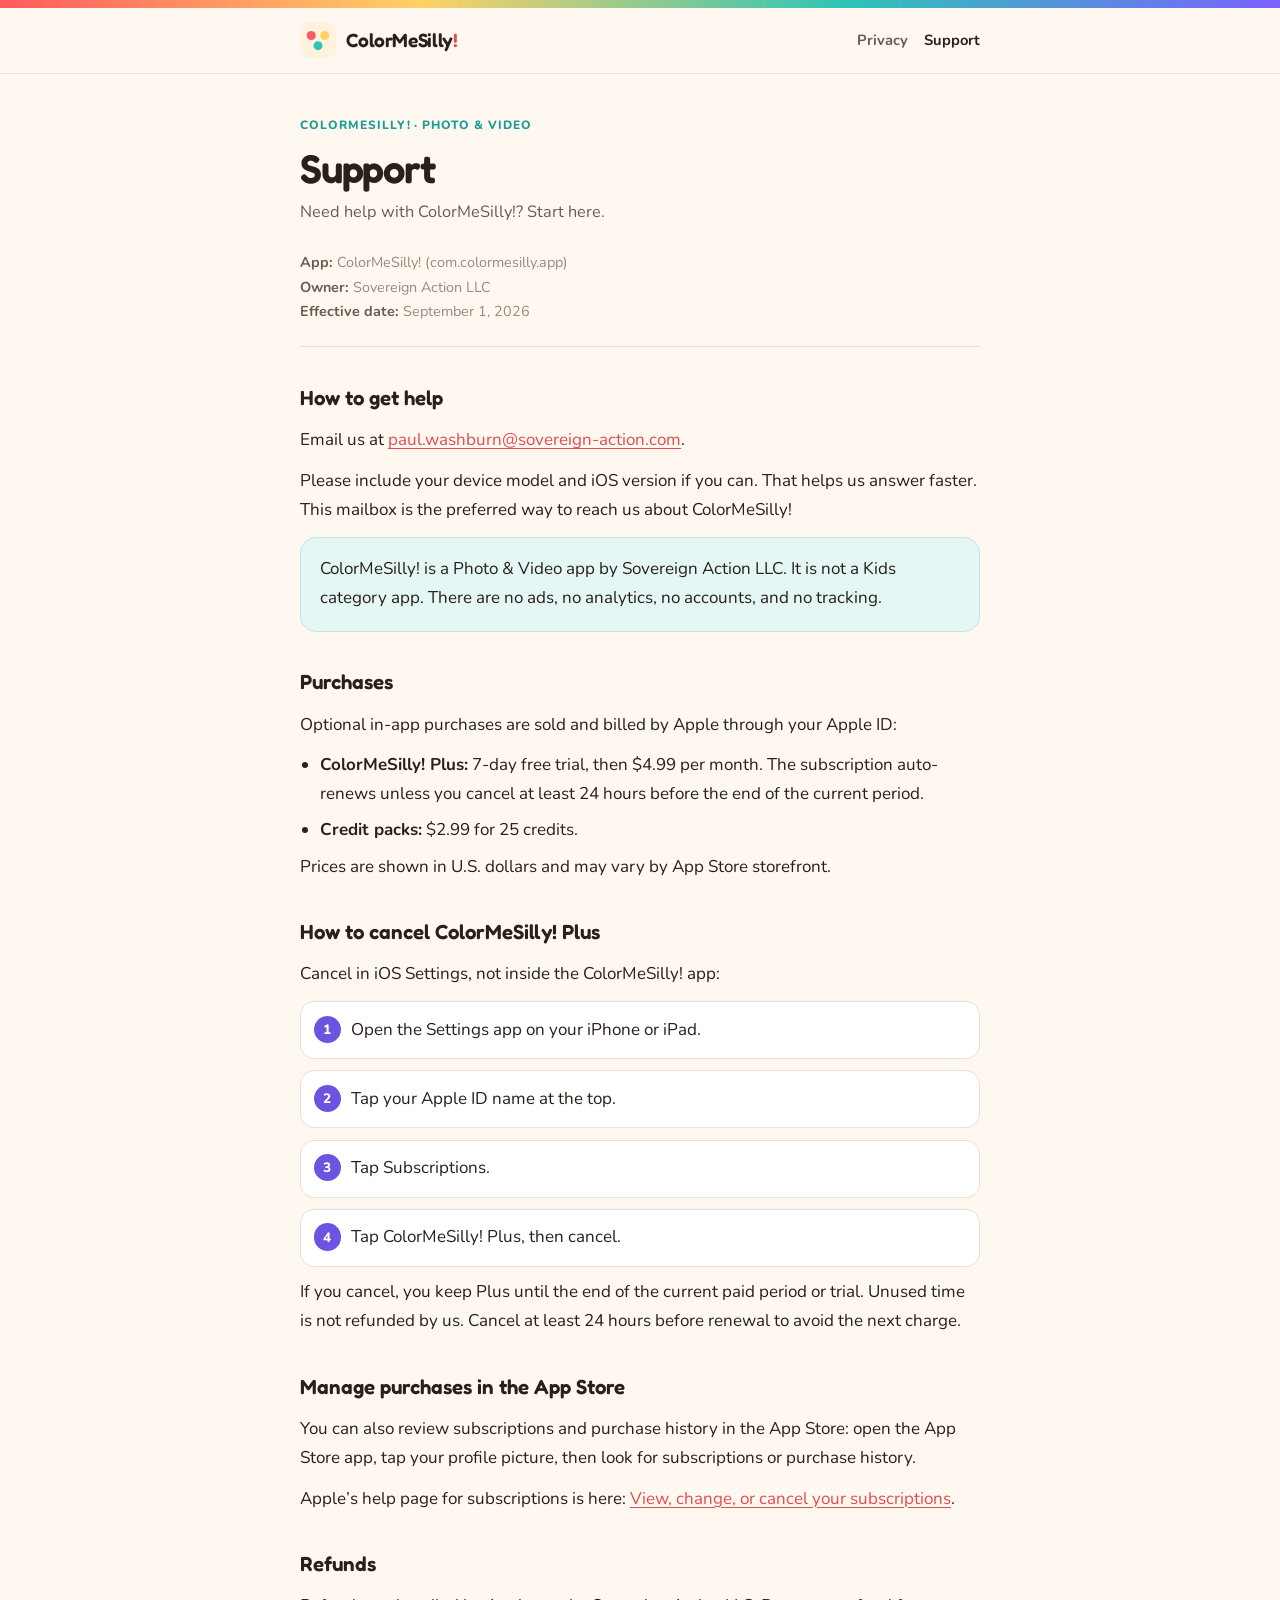
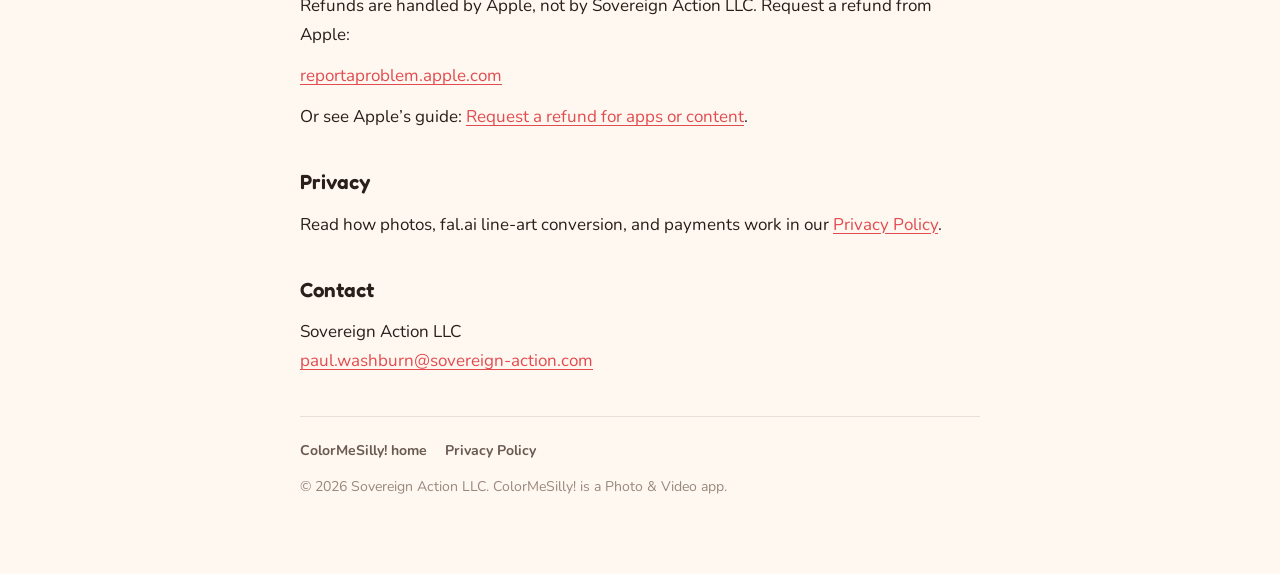
<file: colormesilly/support.html>
<!DOCTYPE html>
<html lang="en">
<head>
    <meta charset="UTF-8">
    <meta name="viewport" content="width=device-width, initial-scale=1.0">
    <title>Support — ColorMeSilly!</title>
    <meta name="description" content="Get help with ColorMeSilly! and learn how to cancel ColorMeSilly! Plus. Support from Sovereign Action LLC.">
    <link rel="canonical" href="https://sonatapiano.app/colormesilly/support.html">
    <link rel="icon" type="image/svg+xml" href="favicon.svg">
    <link rel="preconnect" href="https://fonts.googleapis.com">
    <link rel="preconnect" href="https://fonts.gstatic.com" crossorigin>
    <link href="https://fonts.googleapis.com/css2?family=Fredoka:wght@500;600&family=Nunito:wght@400;700;800&display=swap" rel="stylesheet">
    <link rel="stylesheet" href="styles.css">
</head>
<body>
    <div class="rainbow" aria-hidden="true"></div>
    <nav class="nav">
        <div class="nav-inner">
            <a class="brand" href="index.html">
                <img class="brand-mark" src="favicon.svg" width="36" height="36" alt="">
                <span class="brand-name">ColorMeSilly<span>!</span></span>
            </a>
            <div class="nav-links">
                <a href="privacy.html">Privacy</a>
                <a href="support.html" aria-current="page">Support</a>
            </div>
        </div>
    </nav>

    <main class="container">
        <p class="kicker">ColorMeSilly! &middot; Photo &amp; Video</p>
        <h1>Support</h1>
        <p class="lede">Need help with ColorMeSilly!? Start here.</p>
        <p class="meta">
            <strong>App:</strong> ColorMeSilly! (com.colormesilly.app)<br>
            <strong>Owner:</strong> Sovereign Action LLC<br>
            <strong>Effective date:</strong> September 1, 2026
        </p>

        <h2>How to get help</h2>
        <p>Email us at <a href="mailto:paul.washburn@sovereign-action.com">paul.washburn@sovereign-action.com</a>.</p>
        <p>Please include your device model and iOS version if you can. That helps us answer faster. This mailbox is the preferred way to reach us about ColorMeSilly!</p>

        <div class="callout teal">
            <p>ColorMeSilly! is a Photo &amp; Video app by Sovereign Action LLC. It is not a Kids category app. There are no ads, no analytics, no accounts, and no tracking.</p>
        </div>

        <h2>Purchases</h2>
        <p>Optional in-app purchases are sold and billed by Apple through your Apple ID:</p>
        <ul>
            <li><strong>ColorMeSilly! Plus:</strong> 7-day free trial, then $4.99 per month. The subscription auto-renews unless you cancel at least 24 hours before the end of the current period.</li>
            <li><strong>Credit packs:</strong> $2.99 for 25 credits.</li>
        </ul>
        <p>Prices are shown in U.S. dollars and may vary by App Store storefront.</p>

        <h2>How to cancel ColorMeSilly! Plus</h2>
        <p>Cancel in iOS Settings, not inside the ColorMeSilly! app:</p>
        <ol class="steps">
            <li>Open the Settings app on your iPhone or iPad.</li>
            <li>Tap your Apple ID name at the top.</li>
            <li>Tap Subscriptions.</li>
            <li>Tap ColorMeSilly! Plus, then cancel.</li>
        </ol>
        <p>If you cancel, you keep Plus until the end of the current paid period or trial. Unused time is not refunded by us. Cancel at least 24 hours before renewal to avoid the next charge.</p>

        <h2>Manage purchases in the App Store</h2>
        <p>You can also review subscriptions and purchase history in the App Store: open the App Store app, tap your profile picture, then look for subscriptions or purchase history.</p>
        <p>Apple’s help page for subscriptions is here: <a href="https://support.apple.com/en-us/HT202039">View, change, or cancel your subscriptions</a>.</p>

        <h2>Refunds</h2>
        <p>Refunds are handled by Apple, not by Sovereign Action LLC. Request a refund from Apple:</p>
        <p><a href="https://reportaproblem.apple.com/">reportaproblem.apple.com</a></p>
        <p>Or see Apple’s guide: <a href="https://support.apple.com/en-us/118223">Request a refund for apps or content</a>.</p>

        <h2>Privacy</h2>
        <p>Read how photos, fal.ai line-art conversion, and payments work in our <a href="privacy.html">Privacy Policy</a>.</p>

        <h2>Contact</h2>
        <p>
            Sovereign Action LLC<br>
            <a href="mailto:paul.washburn@sovereign-action.com">paul.washburn@sovereign-action.com</a>
        </p>

        <footer>
            <div class="footer-nav">
                <a href="index.html">ColorMeSilly! home</a>
                <a href="privacy.html">Privacy Policy</a>
            </div>
            <p>&copy; 2026 Sovereign Action LLC. ColorMeSilly! is a Photo &amp; Video app.</p>
        </footer>
    </main>
</body>
</html>
</file>
<file: colormesilly/styles.css>
:root {
    --paper: #fff8f0;
    --card: #ffffff;
    --ink: #2a1f1a;
    --muted: #6b5a52;
    --faint: #9a887e;
    --line: #eadfd4;
    --coral: #e24b50;
    --coral-soft: #ffe8e8;
    --teal: #1a9d92;
    --teal-soft: #e4f7f4;
    --gold: #e0a11a;
    --violet: #6d54e0;
    --font-display: "Fredoka", "Nunito", "Trebuchet MS", sans-serif;
    --font-body: "Nunito", "Helvetica Neue", Arial, sans-serif;
}

*,
*::before,
*::after {
    margin: 0;
    padding: 0;
    box-sizing: border-box;
}

html {
    scroll-behavior: smooth;
    -webkit-text-size-adjust: 100%;
}

body {
    font-family: var(--font-body);
    font-size: 17px;
    line-height: 1.7;
    color: var(--ink);
    background: var(--paper);
    min-height: 100vh;
    -webkit-font-smoothing: antialiased;
}

a {
    color: var(--coral);
    text-decoration: underline;
    text-underline-offset: 0.15em;
}

a:hover {
    color: #c53a3f;
}

.rainbow {
    height: 8px;
    background: linear-gradient(90deg, #ff5a5f 0%, #ffd166 33%, #2ec4b6 66%, #7b61ff 100%);
}

.nav {
    position: sticky;
    top: 0;
    z-index: 20;
    background: rgba(255, 248, 240, 0.94);
    backdrop-filter: blur(12px);
    -webkit-backdrop-filter: blur(12px);
    border-bottom: 1px solid var(--line);
}

.nav-inner {
    max-width: 720px;
    margin: 0 auto;
    padding: 0.9rem 1.25rem;
    display: flex;
    align-items: center;
    justify-content: space-between;
    gap: 1rem;
}

.brand {
    display: inline-flex;
    align-items: center;
    gap: 0.65rem;
    color: inherit;
    text-decoration: none;
}

.brand:hover {
    color: inherit;
}

.brand-mark {
    width: 36px;
    height: 36px;
    flex-shrink: 0;
}

.brand-name {
    font-family: var(--font-display);
    font-weight: 600;
    font-size: 1.2rem;
    letter-spacing: -0.02em;
    line-height: 1.1;
}

.brand-name span {
    color: var(--coral);
}

.nav-links {
    display: flex;
    align-items: center;
    gap: 1rem;
    flex-wrap: wrap;
    justify-content: flex-end;
}

.nav-links a {
    font-size: 0.92rem;
    font-weight: 700;
    color: var(--muted);
    text-decoration: none;
}

.nav-links a:hover,
.nav-links a[aria-current="page"] {
    color: var(--ink);
}

.container {
    max-width: 720px;
    margin: 0 auto;
    padding: 2.25rem 1.25rem 4rem;
}

.kicker {
    display: inline-block;
    font-size: 0.75rem;
    font-weight: 800;
    letter-spacing: 0.08em;
    text-transform: uppercase;
    color: var(--teal);
    margin-bottom: 0.6rem;
}

h1 {
    font-family: var(--font-display);
    font-size: clamp(1.9rem, 5vw, 2.5rem);
    font-weight: 600;
    line-height: 1.15;
    letter-spacing: -0.03em;
    margin-bottom: 0.5rem;
}

.lede {
    color: var(--muted);
    font-size: 1.02rem;
    margin-bottom: 1.5rem;
}

.meta {
    color: var(--faint);
    font-size: 0.9rem;
    margin-bottom: 1.75rem;
    padding-bottom: 1.4rem;
    border-bottom: 1px solid var(--line);
}

.meta strong {
    color: var(--muted);
}

.callout {
    background: var(--coral-soft);
    border: 1px solid #f5c8c8;
    border-radius: 16px;
    padding: 1.1rem 1.2rem;
    margin: 0 0 1.75rem;
}

.callout.teal {
    background: var(--teal-soft);
    border-color: #bfe8e2;
}

.callout p {
    margin-bottom: 0;
}

h2 {
    font-family: var(--font-display);
    font-size: 1.28rem;
    font-weight: 600;
    margin-top: 2.1rem;
    margin-bottom: 0.65rem;
}

p,
li {
    margin-bottom: 0.75rem;
}

ul,
ol {
    padding-left: 1.25rem;
}

li {
    margin-bottom: 0.45rem;
}

.steps {
    list-style: none;
    padding-left: 0;
    counter-reset: step;
}

.steps li {
    counter-increment: step;
    position: relative;
    padding: 0.85rem 0.9rem 0.85rem 3.1rem;
    background: var(--card);
    border: 1px solid var(--line);
    border-radius: 14px;
    margin-bottom: 0.7rem;
}

.steps li::before {
    content: counter(step);
    position: absolute;
    left: 0.8rem;
    top: 0.85rem;
    width: 1.7rem;
    height: 1.7rem;
    border-radius: 50%;
    background: var(--violet);
    color: #fff;
    font-weight: 800;
    font-size: 0.85rem;
    display: flex;
    align-items: center;
    justify-content: center;
}

.card-links {
    display: grid;
    gap: 0.85rem;
    margin-top: 1.5rem;
}

.card-link {
    display: block;
    background: var(--card);
    border: 1px solid var(--line);
    border-radius: 16px;
    padding: 1.15rem 1.2rem;
    text-decoration: none;
    color: inherit;
    box-shadow: 0 8px 24px rgba(42, 31, 26, 0.04);
}

.card-link:hover {
    border-color: #f0b3b5;
    color: inherit;
}

.card-link h2 {
    margin: 0 0 0.35rem;
    color: var(--coral);
    font-size: 1.2rem;
}

.card-link p {
    margin: 0;
    color: var(--muted);
    font-size: 0.95rem;
}

.home-hero {
    text-align: left;
}

footer {
    margin-top: 2.5rem;
    padding-top: 1.4rem;
    border-top: 1px solid var(--line);
    font-size: 0.88rem;
    color: var(--faint);
}

footer a {
    color: var(--muted);
    text-decoration: none;
    font-weight: 700;
}

footer a:hover {
    color: var(--ink);
}

.footer-nav {
    display: flex;
    flex-wrap: wrap;
    gap: 0.75rem 1.1rem;
    margin-bottom: 0.7rem;
}

@media (max-width: 560px) {
    .nav-inner {
        flex-direction: column;
        align-items: flex-start;
    }

    .nav-links {
        justify-content: flex-start;
    }

    .container {
        padding: 1.75rem 1.15rem 3.5rem;
    }
}
</file>
